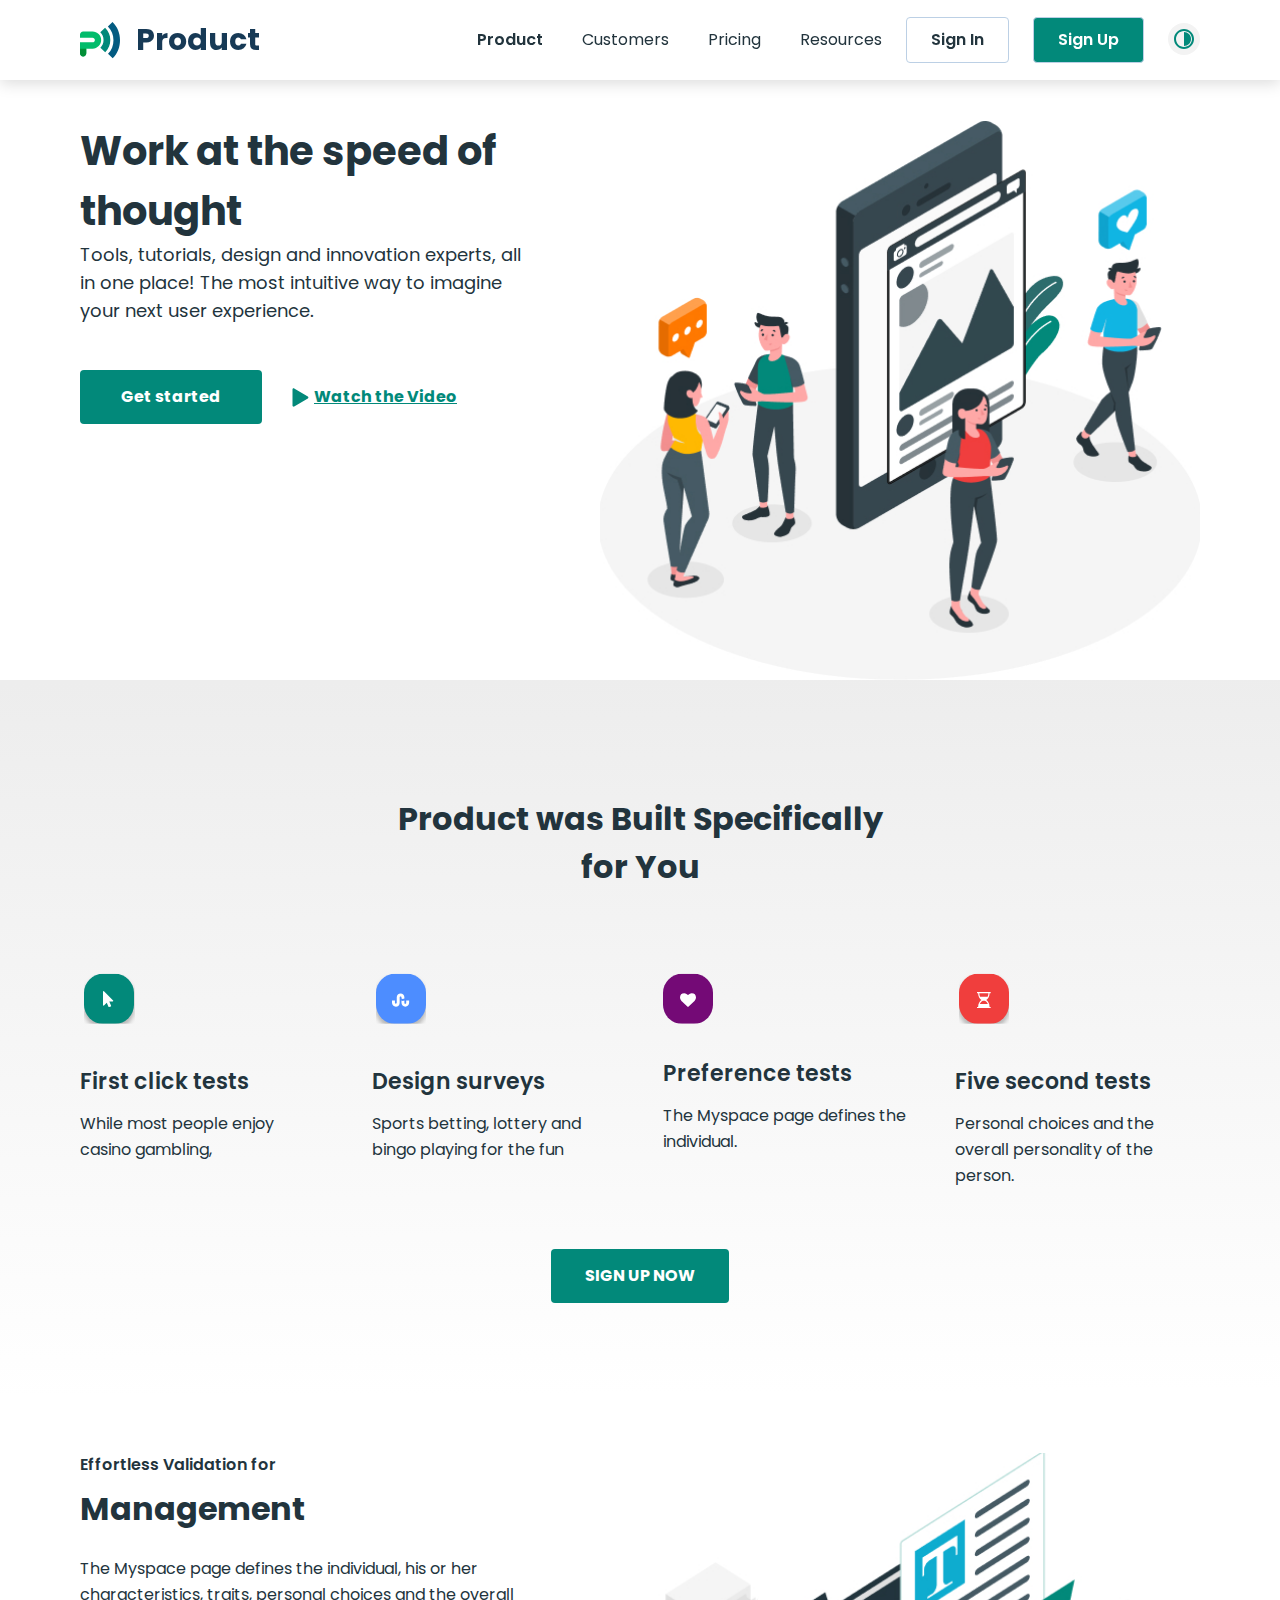
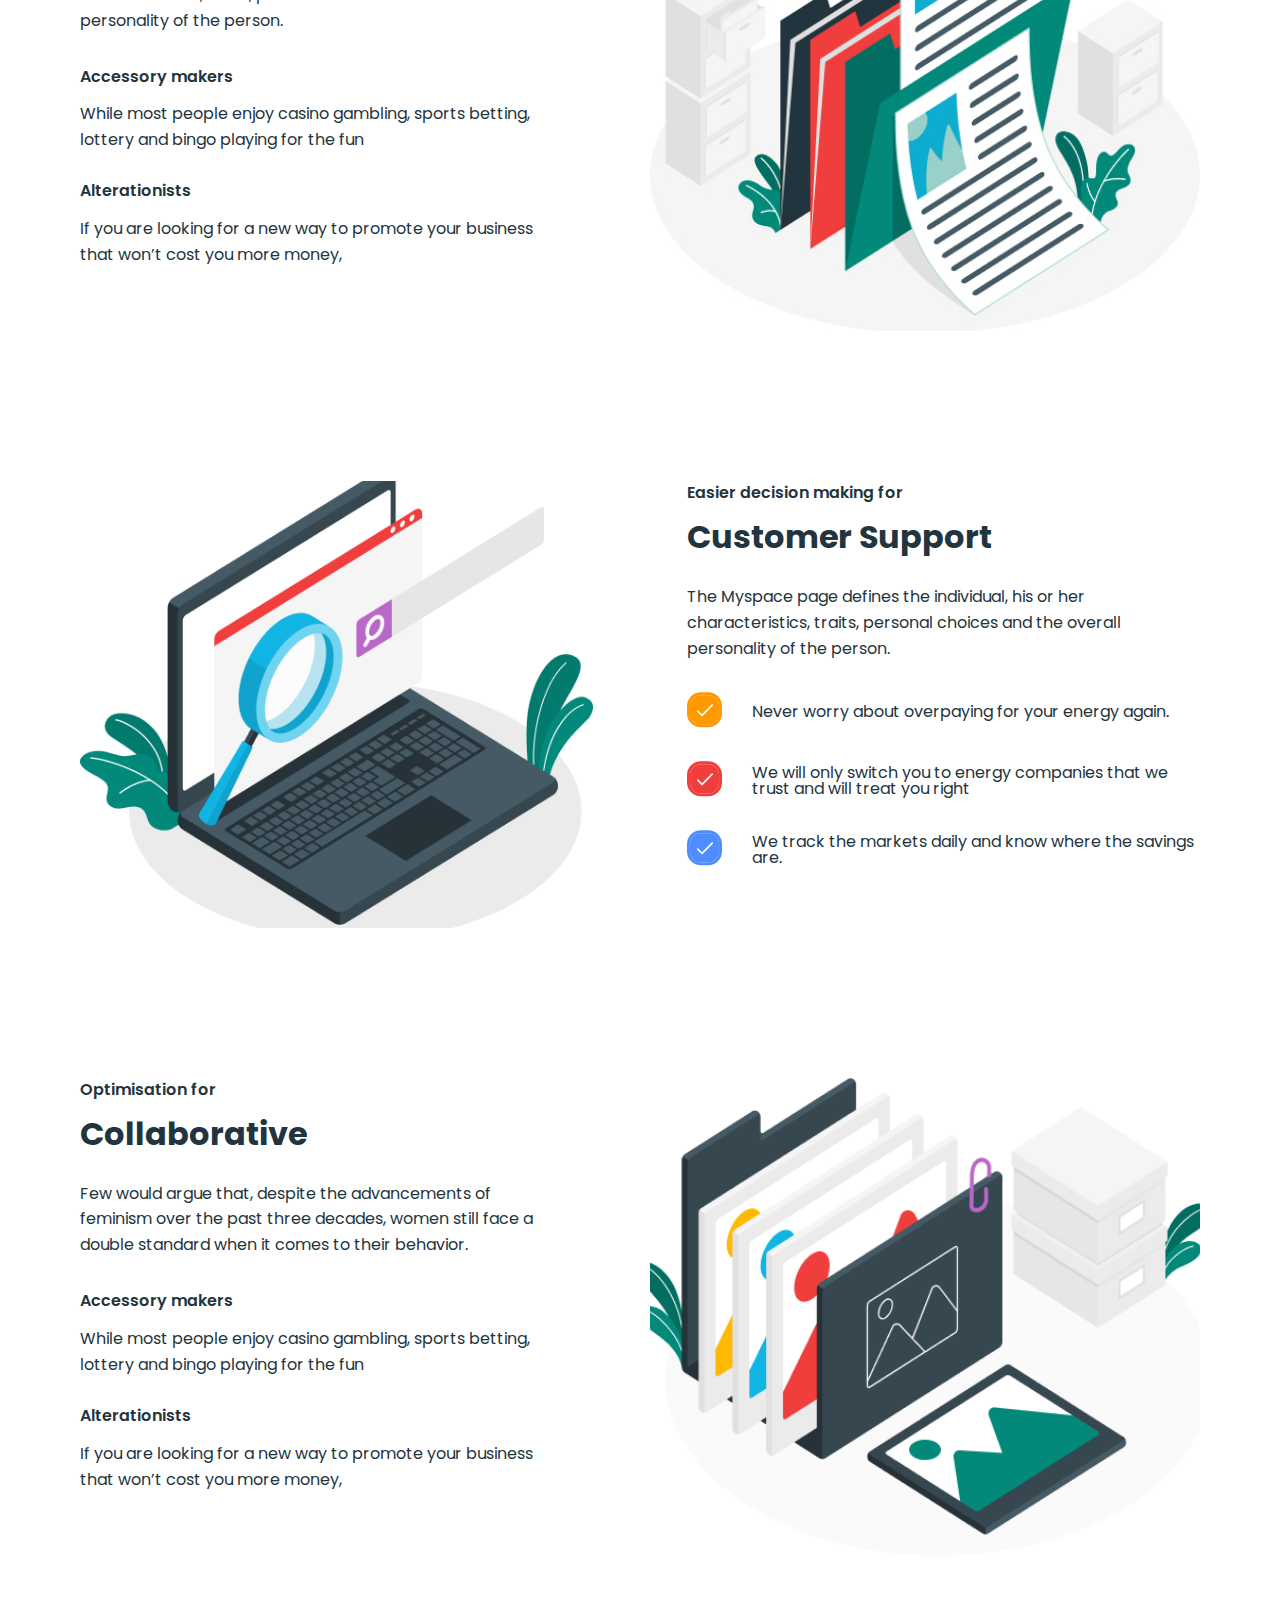
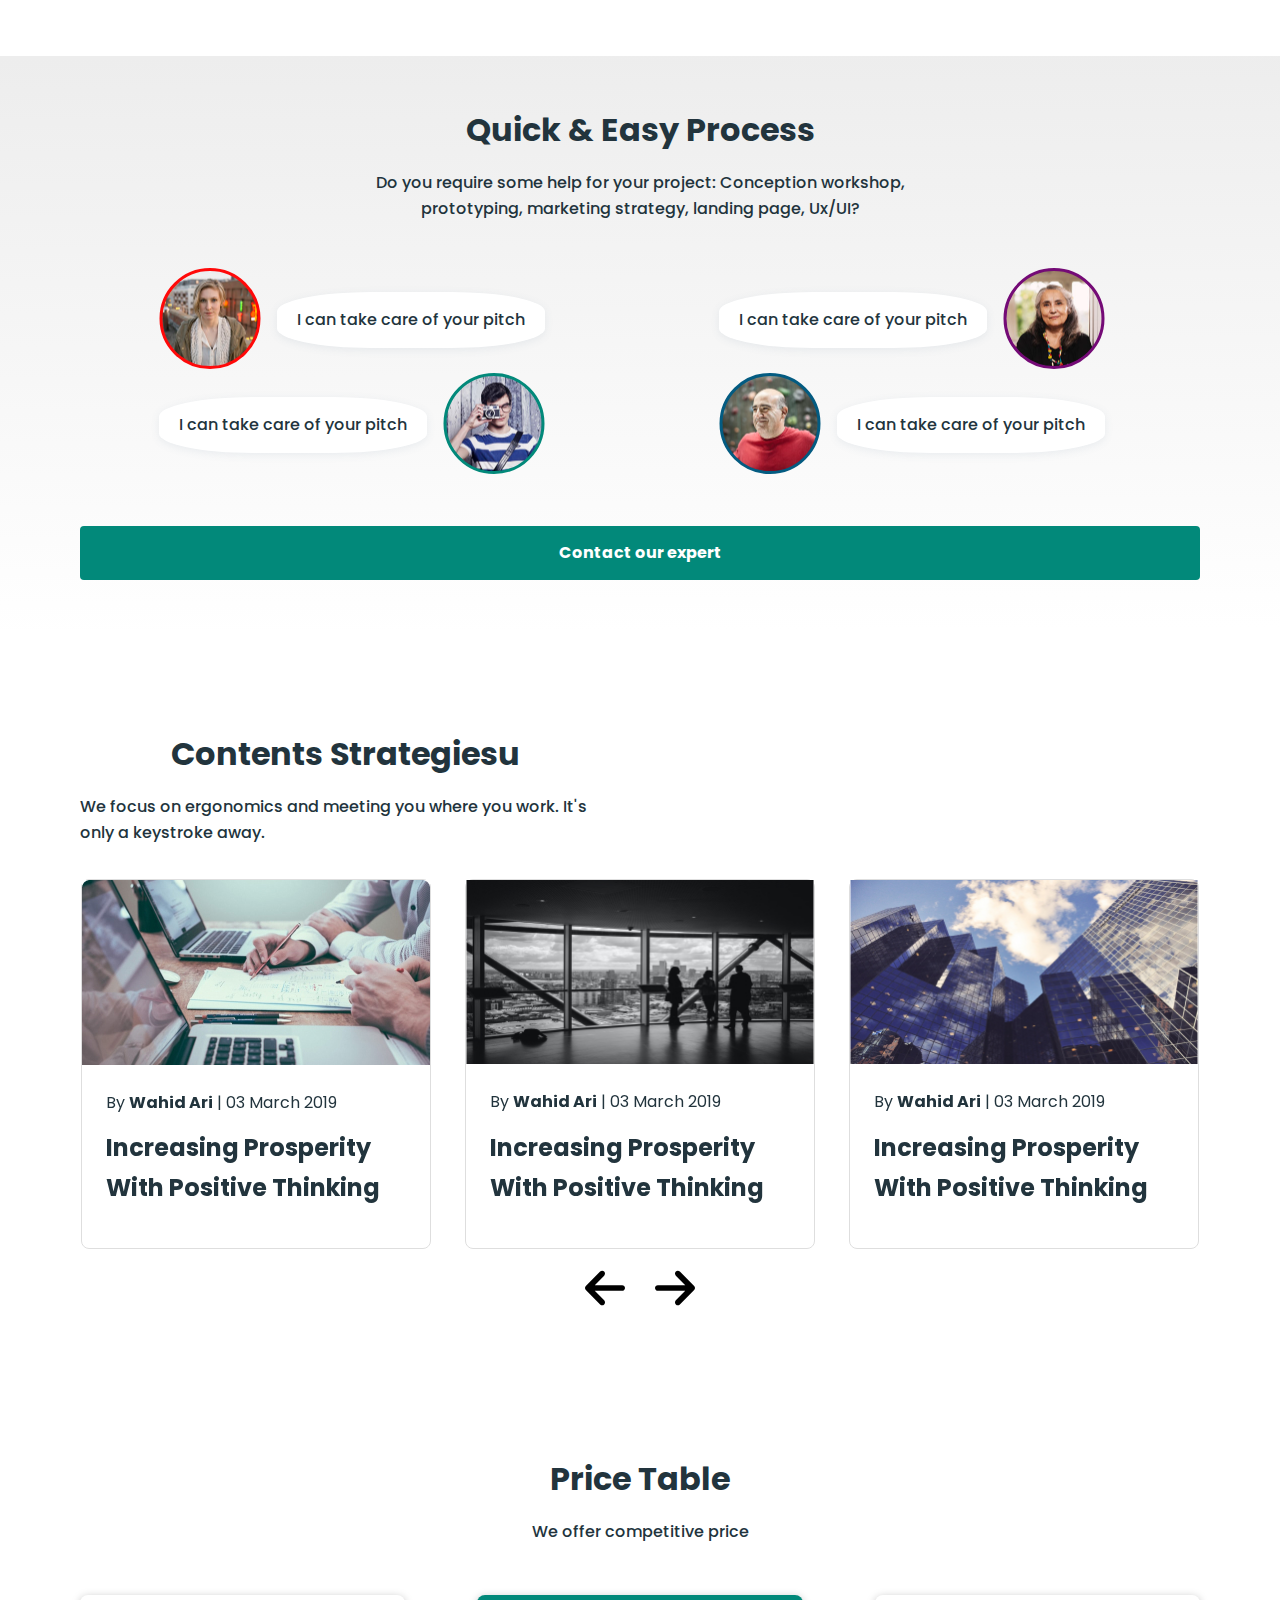
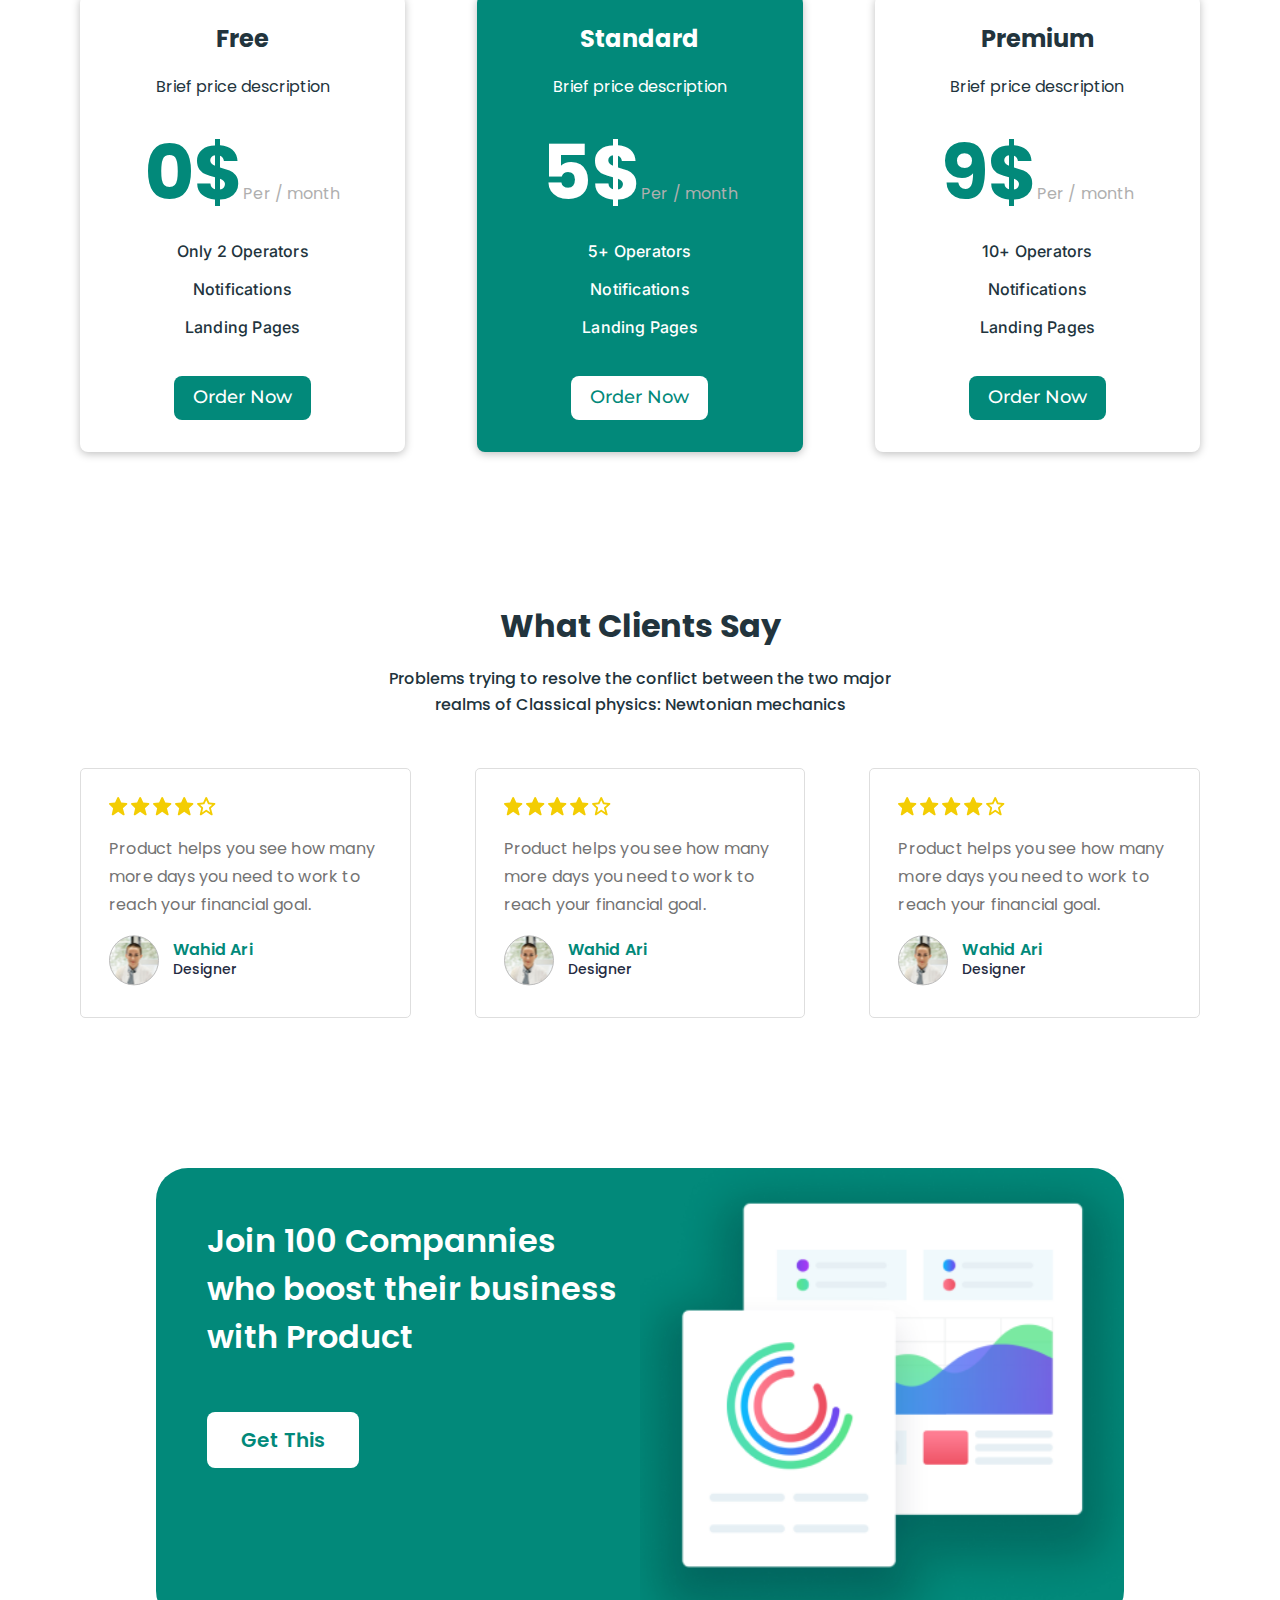
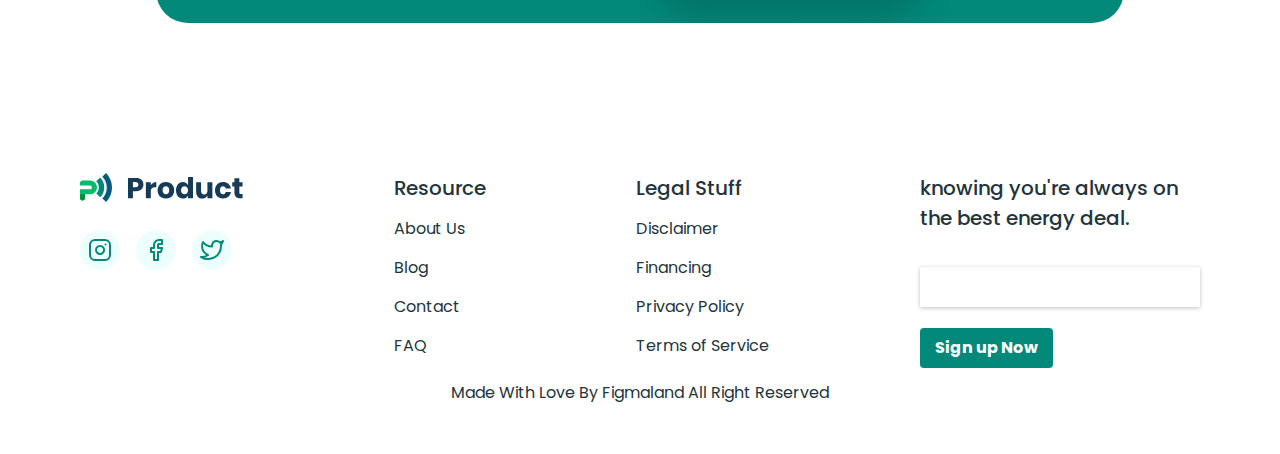
<file: index.html>
<!DOCTYPE html>
<html lang="en">

<head>
	<meta charset="UTF-8">
	<meta http-equiv="X-UA-Compatible" content="IE=edge">
	<meta name="viewport" content="width=device-width, initial-scale=1.0">
	<link rel="preconnect" href="https://fonts.googleapis.com">
	<link rel="preconnect" href="https://fonts.gstatic.com" crossorigin>
	<link
		href="https://fonts.googleapis.com/css2?family=Inter:wght@500;700&family=Montserrat:wght@600&family=Poppins:wght@400;500;600;700&family=Roboto:wght@400;500;900&display=swap"
		rel="stylesheet">
	<link rel="stylesheet" href="./css/reset.css">
	<link rel="stylesheet" href="./css/main.css">
	<link rel="stylesheet" href="https://cdnjs.cloudflare.com/ajax/libs/OwlCarousel2/2.3.4/assets/owl.carousel.min.css"
		integrity="sha512-tS3S5qG0BlhnQROyJXvNjeEM4UpMXHrQfTGmbQ1gKmelCxlSEBUaxhRBj/EFTzpbP4RVSrpEikbmdJobCvhE3g=="
		crossorigin="anonymous" referrerpolicy="no-referrer" />
	<link rel="stylesheet" href="https://cdnjs.cloudflare.com/ajax/libs/OwlCarousel2/2.3.4/assets/owl.theme.default.css"
		integrity="sha512-OTcub78R3msOCtY3Tc6FzeDJ8N9qvQn1Ph49ou13xgA9VsH9+LRxoFU6EqLhW4+PKRfU+/HReXmSZXHEkpYoOA=="
		crossorigin="anonymous" referrerpolicy="no-referrer" />>
	<title>MyProduct</title>
</head>

<body>
	<div class="wrapper">
		<header class="header">
			<div class='header__container'>
				<div class="header__body">
					<div class="header__logo">
						<img src="./img/header/logo.svg" alt="logo">
						<span>Product</span>
					</div>
					<div class="header__burger">
						<span>
						</span>
					</div>
					<div class="header__items">
						<nav class="header__menu">
							<ul class="header__list">
								<li class="header__item">
									<a href="index.html" class="header__link active-page ">Product</a>
								</li>
								<li class="header__item">
									<a href="customers.html" class="header__link">Customers</a>
								</li>
								<li class="header__item">
									<a href="pricing.html" class="header__link">Pricing</a>
								</li>
								<li class="header__item">
									<a href="resources.html" class="header__link">Resources</a>
								</li>

							</ul>
						</nav>
						<div class="header__buttons">
							<a href="#" class="header__button">Sign In</a>
							<a href="#" class="header__button header__button--green">Sign Up</a>
							<a href="#" class="header__switch">
								<img src="./img/header/switch.svg" alt="switch">
							</a>
						</div>
					</div>
				</div>
			</div>
		</header>
		<main class="main">
			<section class="main__work main-work">
				<div class='main-work__container'>
					<div class="main-work__body body-work-block">
						<div class="body-work-block__content content-word-block">
							<h2 class="content-word-block__title">Work at the speed
								of thought</h2>
							<div class="content-word-block__subtitle">Tools, tutorials, design and innovation experts, all in
								one place! The most intuitive way to imagine your next user experience.</div>
							<div class="content-word-block__buttons">
								<a href="#" class="content-word-block__button">Get started</a>
								<a href="#" class="content-word-block__button content-word-block__button--play">
									<img src="./img/workandspeed/play.svg" alt="">
									Watch the Video</a>
							</div>
						</div>
						<div class="body-work-block__image">
							<img src="./img/workandspeed/amico.jpg" alt="amico">
						</div>
					</div>
				</div>
			</section>
			<section class="main__product product-block">
				<div class='product-block__container'>
					<div class="title">
						<h2 class="title__title">Product was Built Specifically
							for You</h2>
						<div class="title__subtitle"></div>
					</div>
					<div class="product-block__body">
						<div class="product-block__row">
							<div class="product-block__column column-product-block">
								<div class="column-product-block__icon">
									<img src="./img/product/icon-01.svg" alt="icon">
								</div>
								<h3 class="column-product-block__title">First click tests</h3>
								<div class="column-product-block__text">While most people enjoy casino gambling,</div>
							</div>
							<div class="product-block__column column-product-block">
								<div class="column-product-block__icon">
									<img src="./img/product/icon-02.svg" alt="icon">
								</div>
								<h3 class="column-product-block__title">Design surveys</h3>
								<div class="column-product-block__text">Sports betting, lottery and bingo playing for the fun
								</div>
							</div>
							<div class="product-block__column column-product-block">
								<div class="column-product-block__icon">
									<img src="./img/product/icon-03.svg" alt="icon">
								</div>
								<h3 class="column-product-block__title">Preference tests</h3>
								<div class="column-product-block__text">The Myspace page defines the individual.</div>
							</div>
							<div class="product-block__column column-product-block">
								<div class="column-product-block__icon">
									<img src="./img/product/icon-04.svg" alt="icon">
								</div>
								<h3 class="column-product-block__title">Five second tests</h3>
								<div class="column-product-block__text">Personal choices and the overall personality of the
									person. </div>
							</div>
						</div>
						<div class="product-block__btn">
							<a href="#" class="product-block__button">SIGN UP NOW</a>
						</div>
					</div>
				</div>
			</section>
			<section class="main__management management-block">
				<div class='management-block__container'>
					<div class="management-block__body">
						<div class="management-block__content content-management-block">
							<div class="content-management-block__text">Effortless Validation for</div>
							<h3 class="content-management-block__title">Management</h3>
							<div class="content-management-block__subtitle">The Myspace page defines the individual, his or
								her
								characteristics, traits, personal choices and the overall personality of the person. </div>
							<div class="content-management-block__info info-content-block">
								<div class="info-content-block__title">Accessory makers</div>
								<div class="info-content-block__text">While most people enjoy casino gambling, sports
									betting,
									lottery and bingo playing for the fun</div>
							</div>
							<div class="content-management-block__info info-content-block">
								<div class="info-content-block__title">Alterationists</div>
								<div class="info-content-block__text">If you are looking for a new way to promote your
									business
									that won’t cost you more money, </div>
							</div>
						</div>
						<div class="management-block__img">
							<div class="management-block__image">
								<img src="./img/management/management.jpg" alt="management-block">
							</div>
						</div>
					</div>
				</div>
			</section>
			<section class="main__customer customer-block">
				<div class='customer-block__container'>
					<div class="customer-block__body">
						<div class="customer-block__img">
							<div class="customer-block__image">
								<img src="./img/customer/customer.png" alt="customer-block">
							</div>
						</div>
						<div class="customer-block__content content-customer-block">
							<div class="content-customer-block__info info-customer-block">
								<div class="info-customer-block__text">Easier decision making for</div>
								<h3 class="info-customer-block__title">Customer Support</h3>
								<div class="info-customer-block__subtitle">The Myspace page defines the individual, his or her
									characteristics, traits, personal choices and the overall personality of the person. </div>
							</div>
							<div class="content-customer-block__quotes">
								<div class="quotes-customer-block__quote">
									<div class="quote-customer-block__icon">
										<img src="./img/customer/icon-01.svg" alt="quote-customer-block">
									</div>
									<div class="quote-customer-block__text">
										Never worry about overpaying for your energy again.
									</div>
								</div>
								<div class="quotes-customer-block__quote">
									<div class="quote-customer-block__icon">
										<img src="./img/customer/icon-02.svg" alt="quote-customer-block">
									</div>
									<div class="quote-customer-block__text">
										We will only switch you to energy companies that we trust and will treat you right
									</div>
								</div>
								<div class="quotes-customer-block__quote">
									<div class="quote-customer-block__icon">
										<img src="./img/customer/icon-03.svg" alt="quote-customer-block">
									</div>
									<div class="quote-customer-block__text">
										We track the markets daily and know where the savings are.
									</div>
								</div>
							</div>
						</div>
					</div>
				</div>
			</section>
			<section class="main__collaborative collaborative-block">
				<div class='collaborative-block__container'>
					<div class="collaborative-block__body">
						<div class="collaborative-block__content content-collaborative-block">
							<div class="content-collaborative-block__text">Optimisation for</div>
							<h3 class="content-collaborative-block__title">Collaborative</h3>
							<div class="content-collaborative-block__subtitle">Few would argue that, despite the advancements
								of feminism over the past three decades, women still face a double standard when it comes to
								their behavior. </div>
							<div class="content-collaborative-block__info info-content-block">
								<div class="info-content-block__title">Accessory makers</div>
								<div class="info-content-block__text">While most people enjoy casino gambling, sports
									betting,
									lottery and bingo playing for the fun</div>
							</div>
							<div class="content-collaborative-block__info info-content-block">
								<div class="info-content-block__title">Alterationists</div>
								<div class="info-content-block__text">If you are looking for a new way to promote your
									business
									that won’t cost you more money, </div>
							</div>
						</div>
						<div class="collaborative-block__img">
							<div class="collaborative-block__image">
								<img src="./img/collaboration/collaboration.png" alt="collaborative-block">
							</div>
						</div>
					</div>
				</div>
			</section>
			<section class="main__process process-block">
				<div class='process-block__container'>
					<div class="title title-process">
						<h2 class="title__title">Quick & Easy Process</h2>
						<div class="title__subtitle">Do you require some help for your project: Conception workshop,
							prototyping, marketing strategy, landing page, Ux/UI?</div>
					</div>
					<div class="process-block__body">
						<div class="process-block__informants">
							<div class="process-block__informant informant-process-block">
								<div class="informant-process-block__icon">
									<img src="./img/process/avatar-01.svg" alt="avatar-01">
								</div>
								<div class="informant-process-block__text">I can take care of your pitch</div>
							</div>
							<div class="process-block__informant informant-process-block">
								<div class="informant-process-block__text">I can take care of your pitch</div>
								<div class="informant-process-block__icon">
									<img src="./img/process/avatar-02.svg" alt="avatar-02">
								</div>
							</div>
							<div class="process-block__informant informant-process-block">
								<div class="informant-process-block__text">I can take care of your pitch</div>
								<div class="informant-process-block__icon">
									<img src="./img/process/avatar-03.svg" alt="avatar-03">
								</div>
							</div>
							<div class="process-block__informant informant-process-block">
								<div class="informant-process-block__icon">
									<img src="./img/process/avatar-04.svg" alt="avatar-04">
								</div>
								<div class="informant-process-block__text">I can take care of your pitch</div>
							</div>
						</div>
						<div class="process-block__button">
							<a href="#" class="process-block__btn">Contact our expert</a>
						</div>
					</div>
				</div>
			</section>
			<section class="main__contents contents-block">
				<div class='contents-block__container'>
					<div class="title contents-block__title">
						<h2 class="title__title ">Contents Strategiesu</h2>
						<div class="title__subtitle">We focus on ergonomics and meeting you where you work. It's only a
							keystroke away. </div>
					</div>
					<div class="contents-block__body body-contents-block">
						<div class="body-contents-block__slider">
							<div class="body-contents-block__owl-carousel owl-carousel">
								<div class="body-contents-block__item item-contents-block">
									<div class="item-contents-block__image">
										<img src="./img/contents/contents-01.jpg" alt="contents-block">
									</div>
									<div class="item-contents-block__info">
										By <span>Wahid Ari</span> | 03 March 2019
									</div>
									<div class="item-contents-block__text">Increasing Prosperity With Positive Thinking</div>
								</div>
								<div class="body-contents-block__item item-contents-block">
									<div class="item-contents-block__image">
										<img src="./img/contents/contents-02.jpg" alt="contents-block">
									</div>
									<div class="item-contents-block__info">
										By <span>Wahid Ari</span> | 03 March 2019
									</div>
									<div class="item-contents-block__text">Increasing Prosperity With Positive Thinking</div>
								</div>
								<div class="body-contents-block__item item-contents-block">
									<div class="item-contents-block__image">
										<img src="./img/contents/contents-03.jpg" alt="contents-block">
									</div>
									<div class="item-contents-block__info">
										By <span>Wahid Ari</span> | 03 March 2019
									</div>
									<div class="item-contents-block__text">Increasing Prosperity With Positive Thinking</div>
								</div>
								<div class="body-contents-block__item item-contents-block">
									<div class="item-contents-block__image">
										<img src="./img/contents/contents-02.jpg" alt="contents-block">
									</div>
									<div class="item-contents-block__info">
										By <span>Wahid Ari</span> | 03 March 2019
									</div>
									<div class="item-contents-block__text">Increasing Prosperity With Positive Thinking</div>
								</div>
								<div class="body-contents-block__item item-contents-block">
									<div class="item-contents-block__image">
										<img src="./img/contents/contents-03.jpg" alt="contents-block">
									</div>
									<div class="item-contents-block__info">
										By <span>Wahid Ari</span> | 03 March 2019
									</div>
									<div class="item-contents-block__text">Increasing Prosperity With Positive Thinking</div>
								</div>
							</div>
							<div class="body-contents-block__buttons">
								<button class="body-contents-block__arrow slider__btn--prev">
									<img src="./img/contents/arrow-left-solid.svg" alt="arrow">
								</button>
								<button class="body-contents-block__arrow slider__btn--next">
									<img src="./img/contents/arrow-right-solid.svg" alt="arrow">
								</button>
							</div>
						</div>
					</div>
				</div>
			</section>
			<section class="main__price price-block">
				<div class='price-block__container'>
					<div class="title price-block__title">
						<h2 class="title__title ">Price Table</h2>
						<div class="title__subtitle">We offer competitive price </div>
					</div>
					<div class="price-block__body">
						<div class="price-block__row">
							<div class="price-block__column">
								<div class="price-block__item item-price-block">
									<div class="item-price-block__name">Free</div>
									<div class="item-price-block__subtitle">Brief price description</div>
									<div class="item-price-block__price">
										0$<span>Per / month</span>
									</div>
									<ul class="item-price-block__info info-item-block">
										<li class="info-item-block__item">Only 2 Operators</li>
										<li class="info-item-block__item">Notifications</li>
										<li class="info-item-block__item">Landing Pages</li>
									</ul>
									<a href="#" class="item-price-block__button">Order Now</a>
								</div>
							</div>
							<div class="price-block__column">
								<div class="price-block__item item-price-block item-price-block--green">
									<div class="item-price-block__name">Standard</div>
									<div class="item-price-block__subtitle">Brief price description</div>
									<div class="item-price-block__price item-price-block__price--green">
										5$<span>Per / month</span>
									</div>
									<ul class="item-price-block__info info-item-block">
										<li class="info-item-block__item">5+ Operators</li>
										<li class="info-item-block__item">Notifications</li>
										<li class="info-item-block__item">Landing Pages</li>
									</ul>
									<a href="#" class="item-price-block__button item-price-block__button--green">Order Now</a>
								</div>
							</div>
							<div class="price-block__column">
								<div class="price-block__item item-price-block">
									<div class="item-price-block__name">Premium</div>
									<div class="item-price-block__subtitle">Brief price description</div>
									<div class="item-price-block__price">
										9$<span>Per / month</span>
									</div>
									<ul class="item-price-block__info info-item-block">
										<li class="info-item-block__item">10+ Operators</li>
										<li class="info-item-block__item">Notifications</li>
										<li class="info-item-block__item">Landing Pages</li>
									</ul>
									<a href="#" class="item-price-block__button">Order Now</a>
								</div>
							</div>
						</div>
					</div>
				</div>
			</section>
			<section class="main__reviews reviews-block">
				<div class='reviews-block__container'>
					<div class="title reviews-block__title">
						<h2 class="title__title ">What Clients Say</h2>
						<div class="title__subtitle">Problems trying to resolve the conflict between
							the two major realms of Classical physics: Newtonian mechanics </div>
					</div>
					<div class="reviews-block__body">
						<div class="reviews-block__row">
							<div class="reviews-block__column">
								<div class="reviews-block__item item-reviews-block">
									<div class="item-reviews-block__rate">
										<img src="./img/reviews/rate.svg" alt="rate">
									</div>
									<div class="item-reviews-block__text">Product helps you see how many
										more days you need to work to
										reach your financial goal.</div>
									<div class="item-reviews-block__person person-reviews-block">
										<div class="person-reviews-block__icon">
											<img src="./img/reviews/icon-01.svg" alt="avatar">
										</div>
										<div class="person-reviews-block__info">
											<div class="person-reviews-block__name">Wahid Ari</div>
											<div class="person-reviews-block__position">Designer</div>
										</div>
									</div>
								</div>
							</div>
							<div class="reviews-block__column">
								<div class="reviews-block__item item-reviews-block">
									<div class="item-reviews-block__rate">
										<img src="./img/reviews/rate.svg" alt="rate">
									</div>
									<div class="item-reviews-block__text">Product helps you see how many
										more days you need to work to
										reach your financial goal.</div>
									<div class="item-reviews-block__person person-reviews-block">
										<div class="person-reviews-block__icon">
											<img src="./img/reviews/icon-01.svg" alt="avatar">
										</div>
										<div class="person-reviews-block__info">
											<div class="person-reviews-block__name">Wahid Ari</div>
											<div class="person-reviews-block__position">Designer</div>
										</div>
									</div>
								</div>
							</div>
							<div class="reviews-block__column">
								<div class="reviews-block__item item-reviews-block">
									<div class="item-reviews-block__rate">
										<img src="./img/reviews/rate.svg" alt="rate">
									</div>
									<div class="item-reviews-block__text">Product helps you see how many
										more days you need to work to
										reach your financial goal.</div>
									<div class="item-reviews-block__person person-reviews-block">
										<div class="person-reviews-block__icon">
											<img src="./img/reviews/icon-01.svg" alt="avatar">
										</div>
										<div class="person-reviews-block__info">
											<div class="person-reviews-block__name">Wahid Ari</div>
											<div class="person-reviews-block__position">Designer</div>
										</div>
									</div>
								</div>
							</div>
						</div>
					</div>
				</div>
			</section>
			<section class="main__plate plate-block">
				<div class='plate-block__container'>
					<div class="plate-block__body">
						<div class="plate-block__content">
							<div class="plate-block__text">Join 100 Compannies who boost their business with Product</div>
							<a href="#" class="plate-block__button">Get This</a>
						</div>
						<div class="plate-block__img">
							<div class="plate-block__image">
								<img src="./img/plate/screen.png" alt="plate-block">
							</div>
						</div>
					</div>
				</div>
			</section>
		</main>
		<footer class="footer">
			<div class="footer__content content-footer">
				<div class='content-footer__container'>
					<div class="content-footer__body">
						<div class="content-footer__row">
							<div class="content-footer__column">
								<div class="content-footer__item item-content-footer">
									<div class="item-content-footer__logo">
										<img src="./img/footer/footer-logo.svg" alt="footer-logo">
									</div>
									<div class="item-content-footer__icons">
										<div class="item-content-footer__icon">
											<img src="./img/footer/inst-footer.svg" alt="footer">
										</div>
										<div class="item-content-footer__icon">
											<img src="./img/footer/facebook-footer.svg" alt="footer">
										</div>
										<div class="item-content-footer__icon">
											<img src="./img/footer/twitter-footer.svg" alt="footer">
										</div>
									</div>
								</div>
							</div>
							<div class="content-footer__column">
								<div class="content-footer__item item-content-footer">
									<div class="item-content-footer__title">Resource</div>
									<ul class="item-content-footer__list">
										<li class="item-content-footer__link">About Us</li>
										<li class="item-content-footer__link">Blog</li>
										<li class="item-content-footer__link">Contact</li>
										<li class="item-content-footer__link">FAQ</li>
									</ul>
								</div>
							</div>
							<div class="content-footer__column">
								<div class="content-footer__item item-content-footer">
									<div class="item-content-footer__title">Legal Stuff</div>
									<ul class="item-content-footer__list">
										<li class="item-content-footer__link">Disclaimer</li>
										<li class="item-content-footer__link">Financing</li>
										<li class="item-content-footer__link">Privacy Policy</li>
										<li class="item-content-footer__link">Terms of Service</li>
									</ul>
								</div>
							</div>
							<div class="content-footer__column content-footer__column--form">
								<div class="content-footer__item item-content-footer">
									<div class="item-content-footer__text">knowing you're always on the best energy deal. </div>
									<form action="#" class="item-content-footer__form">
										<input type="text" class="item-content-footer__input">
										<button class="item-content-footer__button">Sign up Now</button>
									</form>
								</div>
							</div>
						</div>
					</div>
					<div class="footer__copy">Made With Love By Figmaland All Right Reserved
					</div>
				</div>
			</div>
		</footer>
	</div>
	<script src="https://ajax.googleapis.com/ajax/libs/jquery/3.5.1/jquery.min.js"></script>
	<script src="https://cdnjs.cloudflare.com/ajax/libs/OwlCarousel2/2.3.4/owl.carousel.min.js"
		integrity="sha512-bPs7Ae6pVvhOSiIcyUClR7/q2OAsRiovw4vAkX+zJbw3ShAeeqezq50RIIcIURq7Oa20rW2n2q+fyXBNcU9lrw=="
		crossorigin="anonymous" referrerpolicy="no-referrer"></script>
	<script src="./js/main.js"></script>
</body>

</html>
</file>
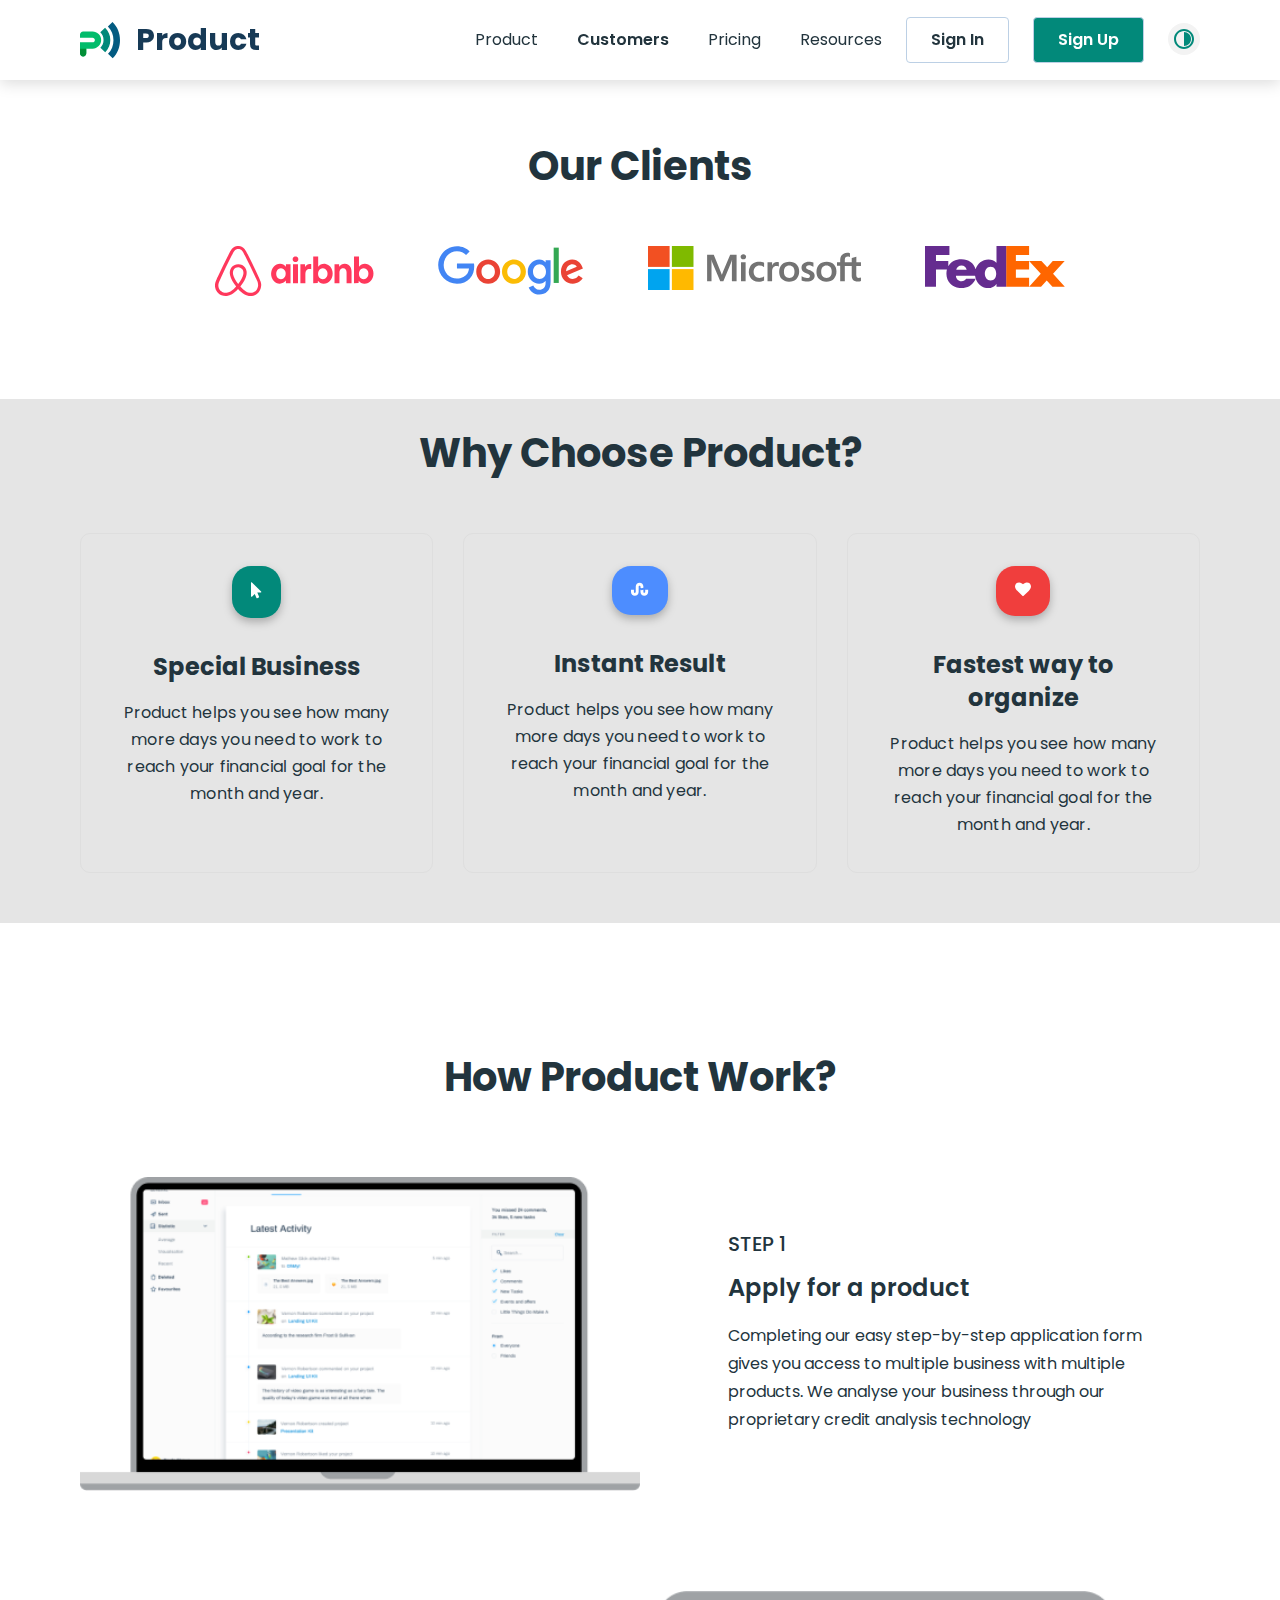
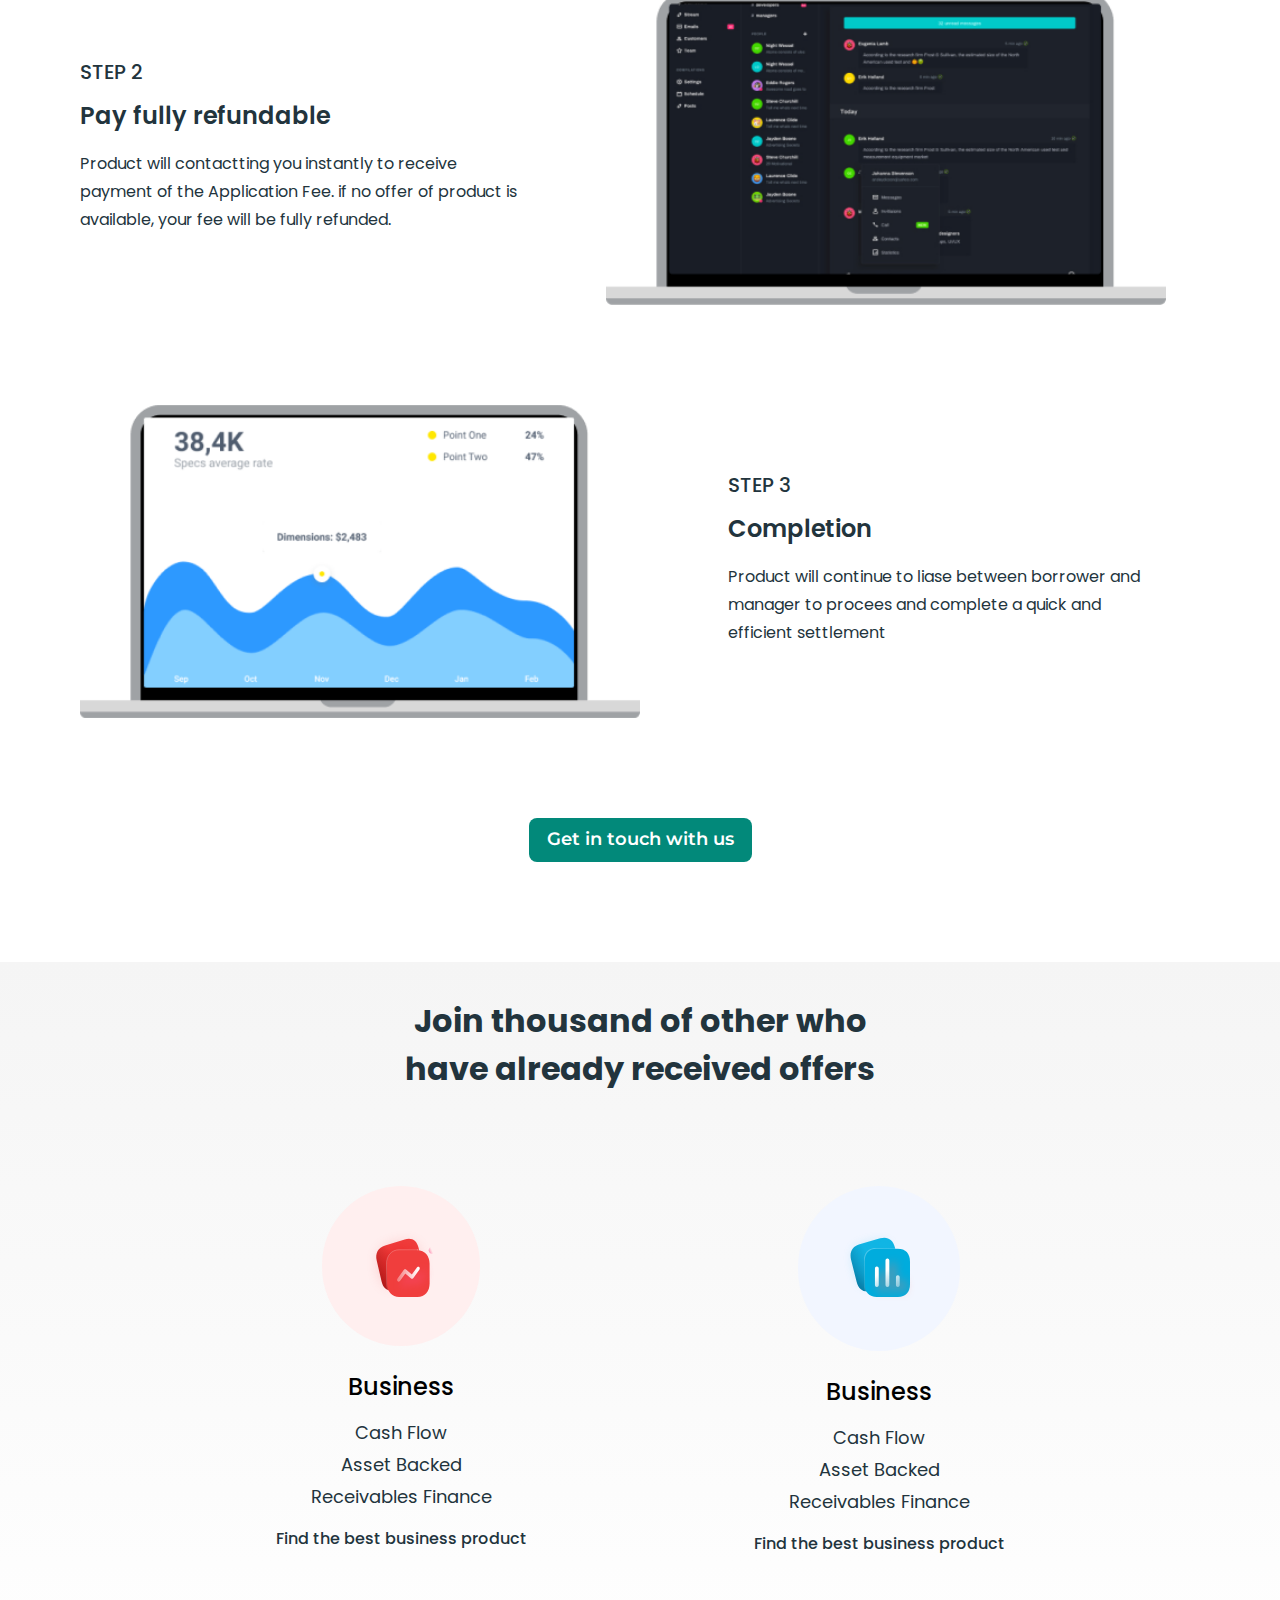
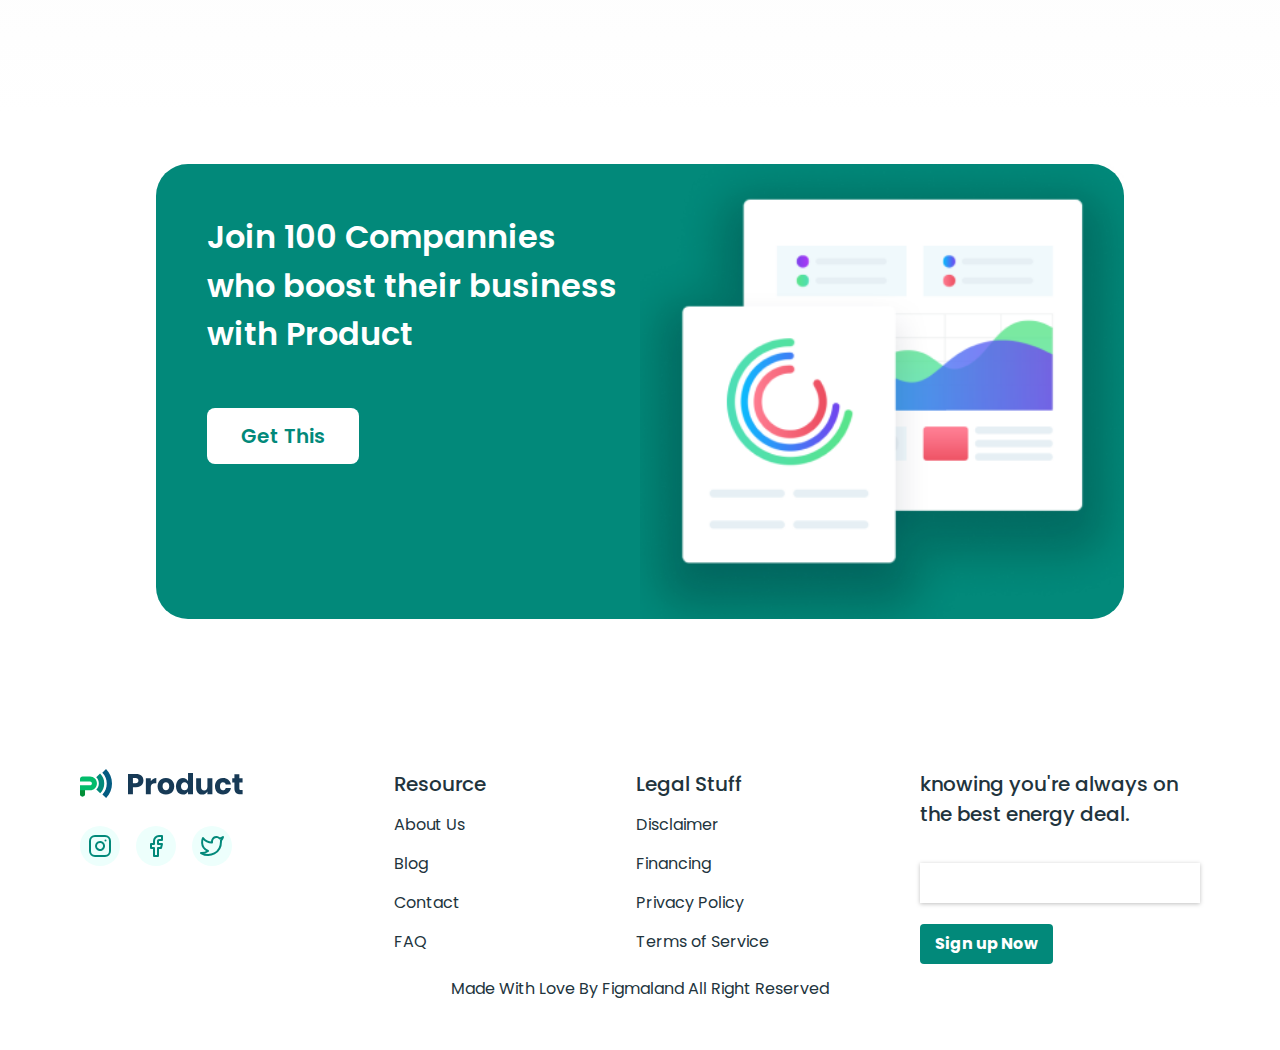
<file: customers.html>
<!DOCTYPE html>
<html lang="en">

<head>
	<meta charset="UTF-8">
	<meta http-equiv="X-UA-Compatible" content="IE=edge">
	<meta name="viewport" content="width=device-width, initial-scale=1.0">
	<link rel="preconnect" href="https://fonts.googleapis.com">
	<link rel="preconnect" href="https://fonts.gstatic.com" crossorigin>
	<link
		href="https://fonts.googleapis.com/css2?family=Inter:wght@500;700&family=Montserrat:wght@600&family=Poppins:wght@400;500;600;700&family=Roboto:wght@400;500;900&display=swap"
		rel="stylesheet">
	<link rel="stylesheet" href="./css/reset.css">
	<link rel="stylesheet" href="./css/main.css">
	<link rel="stylesheet" href="./css/customers.css">
	<link rel="stylesheet" href="https://cdnjs.cloudflare.com/ajax/libs/OwlCarousel2/2.3.4/assets/owl.carousel.min.css"
		integrity="sha512-tS3S5qG0BlhnQROyJXvNjeEM4UpMXHrQfTGmbQ1gKmelCxlSEBUaxhRBj/EFTzpbP4RVSrpEikbmdJobCvhE3g=="
		crossorigin="anonymous" referrerpolicy="no-referrer" />
	<link rel="stylesheet" href="https://cdnjs.cloudflare.com/ajax/libs/OwlCarousel2/2.3.4/assets/owl.theme.default.css"
		integrity="sha512-OTcub78R3msOCtY3Tc6FzeDJ8N9qvQn1Ph49ou13xgA9VsH9+LRxoFU6EqLhW4+PKRfU+/HReXmSZXHEkpYoOA=="
		crossorigin="anonymous" referrerpolicy="no-referrer" />>
	<title>MyProduct</title>
</head>

<body>
	<div class="wrapper">
		<header class="header">
			<div class='header__container'>
				<div class="header__body">
					<div class="header__logo">
						<img src="./img/header/logo.svg" alt="logo">
						<span>Product</span>
					</div>
					<div class="header__burger">
						<span>
						</span>
					</div>
					<div class="header__items">
						<nav class="header__menu">
							<ul class="header__list">
								<li class="header__item">
									<a href="index.html" class="header__link">Product</a>
								</li>
								<li class="header__item">
									<a href="customers.html" class="header__link active-page">Customers</a>
								</li>
								<li class="header__item">
									<a href="pricing.html" class="header__link ">Pricing</a>
								</li>
								<li class="header__item">
									<a href="resources.html" class="header__link">Resources</a>
								</li>

							</ul>
						</nav>
						<div class="header__buttons">
							<a href="#" class="header__button">Sign In</a>
							<a href="#" class="header__button header__button--green">Sign Up</a>
							<a href="#" class="header__switch">
								<img src="./img/header/switch.svg" alt="switch">
							</a>
						</div>
					</div>
				</div>
			</div>
		</header>
		<main class="main">
			<section class="main__clients clients-block">
				<div class='clients-block__container'>
					<div class="clients-block__body">
						<div class="clients-block__title">Our Clients</div>
						<div class="clients-block__row">
							<div class="clients-block__item">
								<div class="clients-block__icon">
									<img src="./img/CUSTOMERS/airbnb.svg" alt="clients-block">
								</div>
							</div>
							<div class="clients-block__item">
								<div class="clients-block__icon">
									<img src="./img/CUSTOMERS/google.svg" alt="clients-block">
								</div>
							</div>
							<div class="clients-block__item">
								<div class="clients-block__icon">
									<img src="./img/CUSTOMERS/microsoft.svg" alt="clients-block">
								</div>
							</div>
							<div class="clients-block__item">
								<div class="clients-block__icon">
									<img src="./img/CUSTOMERS/fedex.svg" alt="clients-block">
								</div>
							</div>
						</div>
					</div>
				</div>
			</section>
			<section class="main__why why-block">
				<div class='why-block__container'>
					<div class="why-block__body">
						<h2 class="why-block__title">Why Choose Product?</h2>
						<div class="why-block__row">
							<div class="why-block__column">
								<div class="why-block__item item-why-block">
									<div class="item-why-block__icon">
										<img src="./img/CUSTOMERS/why/icon-01.svg" alt="item-why-block">
									</div>
									<div class="item-why-block__title">Special Business</div>
									<div class="item-why-block__text">Product helps you see how many
										more days you need to work
										to reach your financial goal
										for the month and year.</div>
								</div>
							</div>
							<div class="why-block__column">
								<div class="why-block__item item-why-block">
									<div class="item-why-block__icon item-why-block__icon--blue">
										<img src="./img/CUSTOMERS/why/icon-02.svg" alt="item-why-block">
									</div>
									<div class="item-why-block__title">Instant Result</div>
									<div class="item-why-block__text">Product helps you see how many
										more days you need to work
										to reach your financial goal
										for the month and year.</div>
								</div>
							</div>
							<div class="why-block__column">
								<div class="why-block__item item-why-block">
									<div class="item-why-block__icon item-why-block__icon-red">
										<img src="./img/CUSTOMERS/why/icon-03.svg" alt="item-why-block">
									</div>
									<div class="item-why-block__title">Fastest way to organize</div>
									<div class="item-why-block__text">Product helps you see how many
										more days you need to work
										to reach your financial goal
										for the month and year.</div>
								</div>
							</div>
						</div>
					</div>
				</div>
			</section>
			<section class="main__how how-block">
				<div class='how-block__container'>
					<div class="how-block__body">
						<h2 class="how-block__title">How Product Work?</h2>
						<div class="how-block__steps">
							<div class="how-block__step">
								<div class="how-block__item item-how-block">
									<div class="item-how-block__img">
										<div class="item-how-block__image">
											<img src="./img/CUSTOMERS/how/mac1.png" alt="mac1">
										</div>
									</div>
									<div class="item-how-block__content">
										<div class="item-how-block__subtitle">STEP 1</div>
										<div class="item-how-block__title">Apply for a product</div>
										<div class="item-how-block__text">Completing our easy step-by-step application form gives
											you access to multiple business with multiple products. We analyse your business
											through our proprietary credit analysis technology </div>
									</div>
								</div>
							</div>
							<div class="how-block__step">
								<div class="how-block__item item-how-block">
									<div class="item-how-block__content">
										<div class="item-how-block__subtitle">STEP 2</div>
										<div class="item-how-block__title">Pay fully refundable</div>
										<div class="item-how-block__text">Product will contactting you instantly to receive
											payment of the Application Fee. if no offer of product is available, your fee will be
											fully refunded. </div>
									</div>
									<div class="item-how-block__img">
										<div class="item-how-block__image">
											<img src="./img/CUSTOMERS/how/mac2.png" alt="mac2">
										</div>
									</div>
								</div>
							</div>
							<div class="how-block__step">
								<div class="how-block__item item-how-block">
									<div class="item-how-block__img">
										<div class="item-how-block__image">
											<img src="./img/CUSTOMERS/how/mac3.png" alt="mac3">
										</div>
									</div>
									<div class="item-how-block__content">
										<div class="item-how-block__subtitle">STEP 3</div>
										<div class="item-how-block__title"> Completion</div>
										<div class="item-how-block__text">Product will continue to liase between borrower and
											manager to procees and complete a quick and efficient settlement </div>
									</div>
								</div>
							</div>
						</div>
						<div class="how-block__btn">
							<a href="#" class="how-block__button">Get in touch with us</a>
						</div>
					</div>
				</div>
			</section>
			<section class="main__offers offers-block">
				<div class='offers-block__container'>
					<div class="offers-block__body">
						<h2 class="offers-block__title">Join thousand of other who have
							already received offers</h2>
						<div class="offers-block__row">
							<div class="offers-block__column">
								<div class="offers-block__item item-offers-block">
									<div class="item-offers-block__image">
										<img src="./img/CUSTOMERS/offers/business.svg" alt="">
									</div>
									<div class="item-offers-block__name">Business</div>
									<ul class="item-offers-block__list">
										<li class="item-offers-block__link">Cash Flow</li>
										<li class="item-offers-block__link">Asset Backed</li>
										<li class="item-offers-block__link">Receivables Finance</li>
									</ul>
									<div class="item-offers-block__text">Find the best business product</div>
								</div>
							</div>
							<div class="offers-block__column">
								<div class="offers-block__item item-offers-block">
									<div class="item-offers-block__image item-offers-block__image--blue">
										<img src="./img/CUSTOMERS/offers/enterprise.svg" alt="">
									</div>
									<div class="item-offers-block__name">Business</div>
									<ul class="item-offers-block__list">
										<li class="item-offers-block__link">Cash Flow</li>
										<li class="item-offers-block__link">Asset Backed</li>
										<li class="item-offers-block__link">Receivables Finance</li>
									</ul>
									<div class="item-offers-block__text">Find the best business product</div>
								</div>
							</div>
						</div>
					</div>
				</div>
			</section>
			<section class="main__plate plate-block">
				<div class='plate-block__container'>
					<div class="plate-block__body">
						<div class="plate-block__content">
							<div class="plate-block__text">Join 100 Compannies who boost their business with Product</div>
							<a href="#" class="plate-block__button">Get This</a>
						</div>
						<div class="plate-block__img">
							<div class="plate-block__image">
								<img src="./img/plate/screen.png" alt="plate-block">
							</div>
						</div>
					</div>
				</div>
			</section>
		</main>
		<footer class="footer">
			<div class="footer__content content-footer">
				<div class='content-footer__container'>
					<div class="content-footer__body">
						<div class="content-footer__row">
							<div class="content-footer__column">
								<div class="content-footer__item item-content-footer">
									<div class="item-content-footer__logo">
										<img src="./img/footer/footer-logo.svg" alt="footer-logo">
									</div>
									<div class="item-content-footer__icons">
										<div class="item-content-footer__icon">
											<img src="./img/footer/inst-footer.svg" alt="footer">
										</div>
										<div class="item-content-footer__icon">
											<img src="./img/footer/facebook-footer.svg" alt="footer">
										</div>
										<div class="item-content-footer__icon">
											<img src="./img/footer/twitter-footer.svg" alt="footer">
										</div>
									</div>
								</div>
							</div>
							<div class="content-footer__column">
								<div class="content-footer__item item-content-footer">
									<div class="item-content-footer__title">Resource</div>
									<ul class="item-content-footer__list">
										<li class="item-content-footer__link">About Us</li>
										<li class="item-content-footer__link">Blog</li>
										<li class="item-content-footer__link">Contact</li>
										<li class="item-content-footer__link">FAQ</li>
									</ul>
								</div>
							</div>
							<div class="content-footer__column">
								<div class="content-footer__item item-content-footer">
									<div class="item-content-footer__title">Legal Stuff</div>
									<ul class="item-content-footer__list">
										<li class="item-content-footer__link">Disclaimer</li>
										<li class="item-content-footer__link">Financing</li>
										<li class="item-content-footer__link">Privacy Policy</li>
										<li class="item-content-footer__link">Terms of Service</li>
									</ul>
								</div>
							</div>
							<div class="content-footer__column content-footer__column--form">
								<div class="content-footer__item item-content-footer">
									<div class="item-content-footer__text">knowing you're always on the best energy deal. </div>
									<form action="#" class="item-content-footer__form">
										<input type="text" class="item-content-footer__input">
										<button class="item-content-footer__button">Sign up Now</button>
									</form>
								</div>
							</div>
						</div>
					</div>
					<div class="footer__copy">Made With Love By Figmaland All Right Reserved
					</div>
				</div>
			</div>
		</footer>
	</div>
	<script src="https://ajax.googleapis.com/ajax/libs/jquery/3.5.1/jquery.min.js"></script>
	<script src="https://cdnjs.cloudflare.com/ajax/libs/OwlCarousel2/2.3.4/owl.carousel.min.js"
		integrity="sha512-bPs7Ae6pVvhOSiIcyUClR7/q2OAsRiovw4vAkX+zJbw3ShAeeqezq50RIIcIURq7Oa20rW2n2q+fyXBNcU9lrw=="
		crossorigin="anonymous" referrerpolicy="no-referrer"></script>
	<script src="./js/main.js"></script>
</body>

</html>
</file>
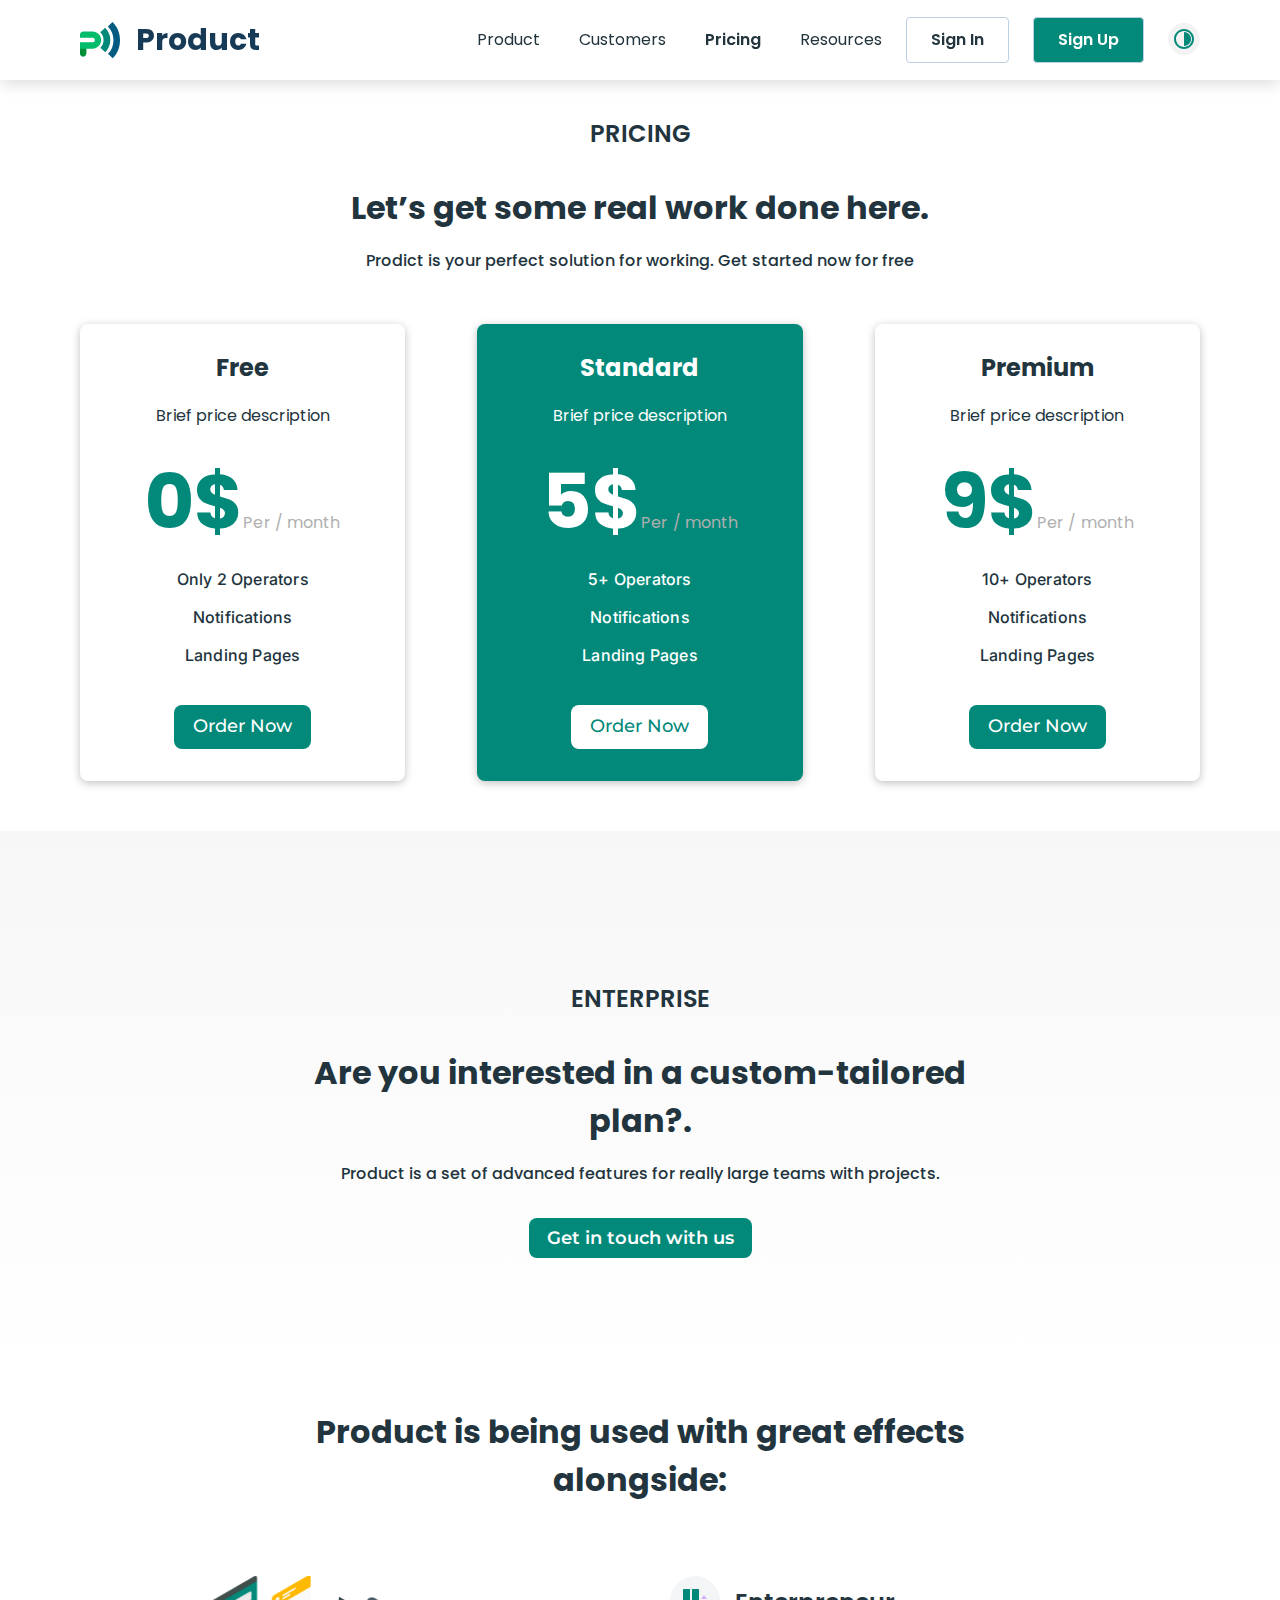
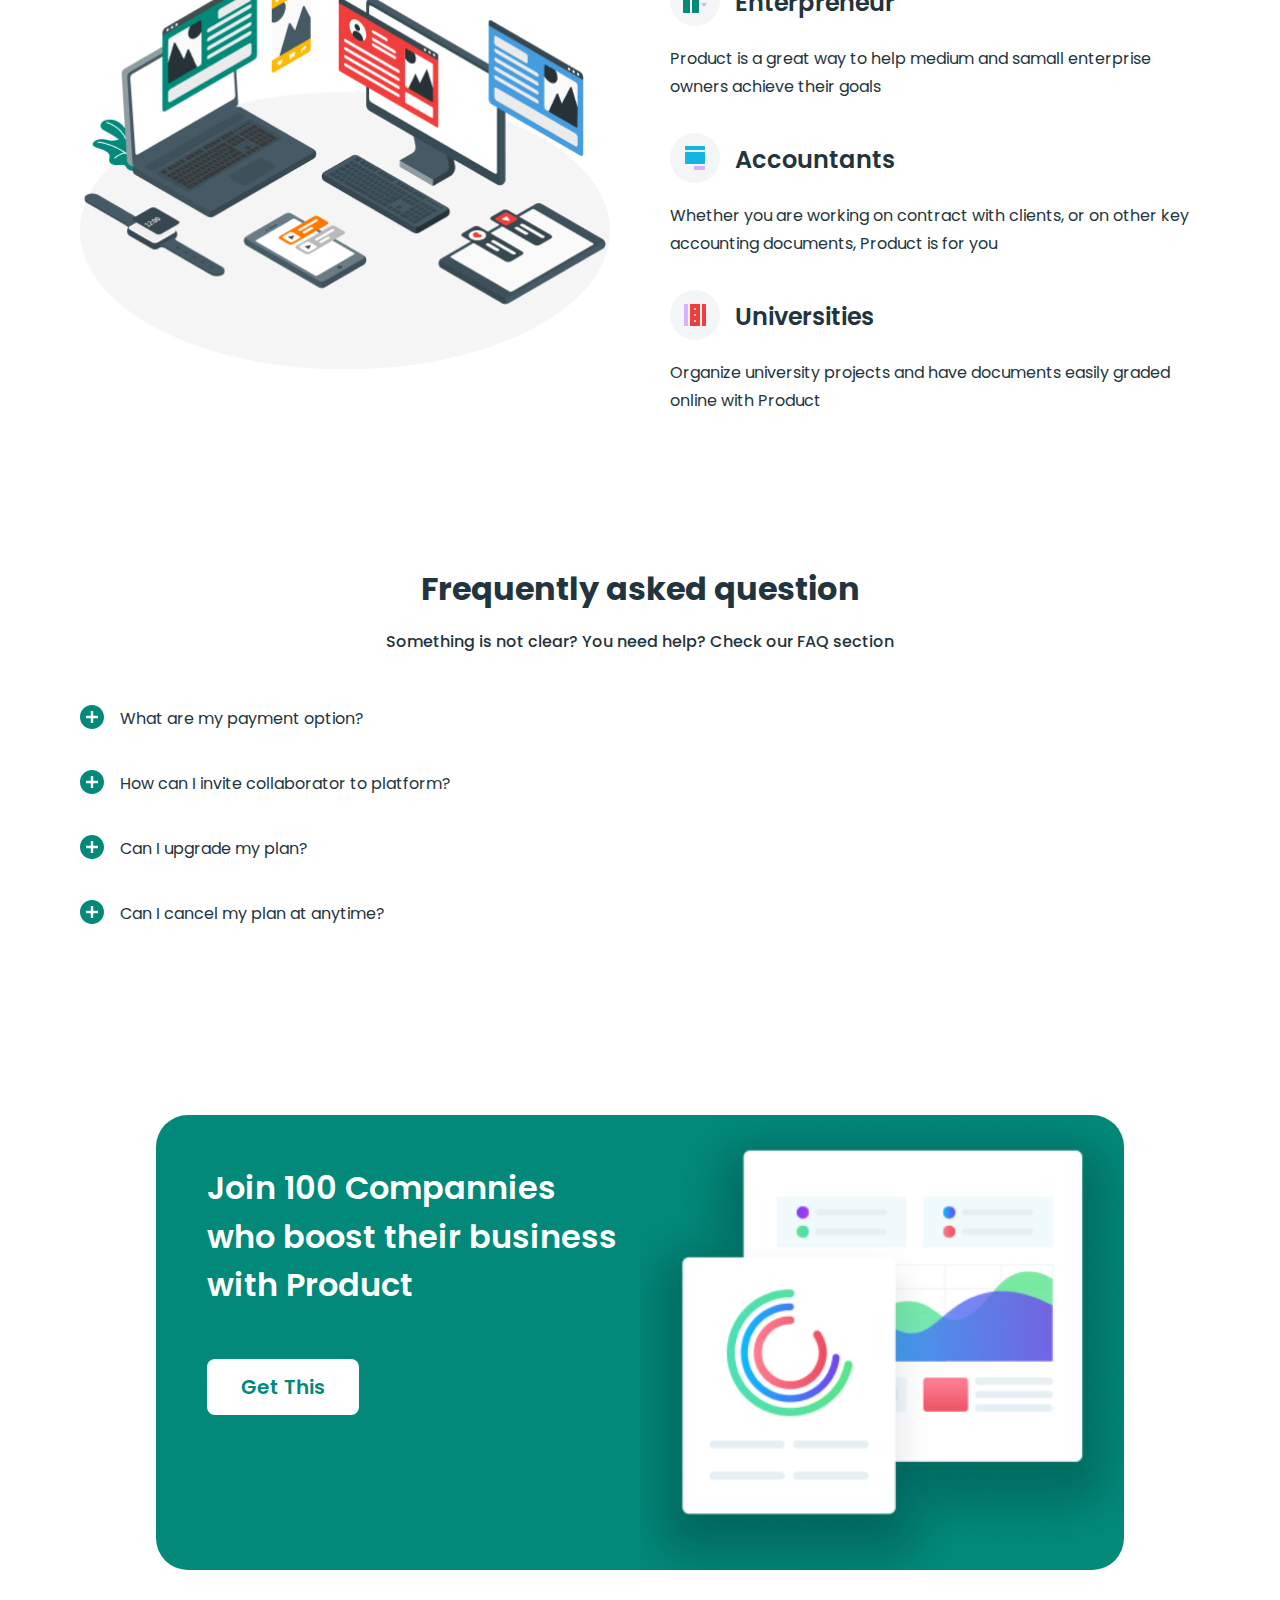
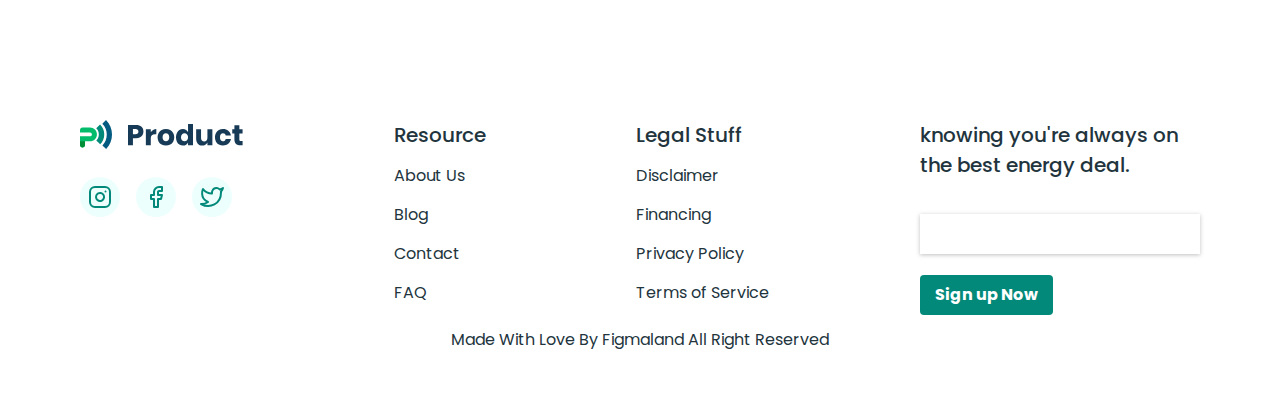
<file: pricing.html>
<!DOCTYPE html>
<html lang="en">

<head>
	<meta charset="UTF-8">
	<meta http-equiv="X-UA-Compatible" content="IE=edge">
	<meta name="viewport" content="width=device-width, initial-scale=1.0">
	<link rel="preconnect" href="https://fonts.googleapis.com">
	<link rel="preconnect" href="https://fonts.gstatic.com" crossorigin>
	<link
		href="https://fonts.googleapis.com/css2?family=Inter:wght@500;700&family=Montserrat:wght@600&family=Poppins:wght@400;500;600;700&family=Roboto:wght@400;500;900&display=swap"
		rel="stylesheet">
	<link rel="stylesheet" href="./css/reset.css">
	<link rel="stylesheet" href="./css/main.css">
	<link rel="stylesheet" href="./css/pricing.css">
	<link rel="stylesheet" href="https://cdnjs.cloudflare.com/ajax/libs/OwlCarousel2/2.3.4/assets/owl.carousel.min.css"
		integrity="sha512-tS3S5qG0BlhnQROyJXvNjeEM4UpMXHrQfTGmbQ1gKmelCxlSEBUaxhRBj/EFTzpbP4RVSrpEikbmdJobCvhE3g=="
		crossorigin="anonymous" referrerpolicy="no-referrer" />
	<link rel="stylesheet" href="https://cdnjs.cloudflare.com/ajax/libs/OwlCarousel2/2.3.4/assets/owl.theme.default.css"
		integrity="sha512-OTcub78R3msOCtY3Tc6FzeDJ8N9qvQn1Ph49ou13xgA9VsH9+LRxoFU6EqLhW4+PKRfU+/HReXmSZXHEkpYoOA=="
		crossorigin="anonymous" referrerpolicy="no-referrer" />>
	<title>MyProduct</title>
</head>

<body>
	<div class="wrapper">
		<header class="header">
			<div class='header__container'>
				<div class="header__body">
					<div class="header__logo">
						<img src="./img/header/logo.svg" alt="logo">
						<span>Product</span>
					</div>
					<div class="header__burger">
						<span>
						</span>
					</div>
					<div class="header__items">
						<nav class="header__menu">
							<ul class="header__list">
								<li class="header__item">
									<a href="index.html" class="header__link">Product</a>
								</li>
								<li class="header__item">
									<a href="customers.html" class="header__link">Customers</a>
								</li>
								<li class="header__item">
									<a href="pricing.html" class="header__link active-page">Pricing</a>
								</li>
								<li class="header__item">
									<a href="resources.html" class="header__link">Resources</a>
								</li>

							</ul>
						</nav>
						<div class="header__buttons">
							<a href="#" class="header__button">Sign In</a>
							<a href="#" class="header__button header__button--green">Sign Up</a>
							<a href="#" class="header__switch">
								<img src="./img/header/switch.svg" alt="switch">
							</a>
						</div>
					</div>
				</div>
			</div>
		</header>
		<main class="main">
			<section class="main__price price-block">
				<div class='price-block__container'>
					<div class="price-block__name">PRICING</div>
					<div class="title price-block__title">
						<h2 class="title__title ">Let’s get some real work done here.</h2>
						<div class="title__subtitle">Prodict is your perfect solution for working. Get started now for free
						</div>
					</div>
					<div class="price-block__body">
						<div class="price-block__row">
							<div class="price-block__column">
								<div class="price-block__item item-price-block">
									<div class="item-price-block__name">Free</div>
									<div class="item-price-block__subtitle">Brief price description</div>
									<div class="item-price-block__price">
										0$<span>Per / month</span>
									</div>
									<ul class="item-price-block__info info-item-block">
										<li class="info-item-block__item">Only 2 Operators</li>
										<li class="info-item-block__item">Notifications</li>
										<li class="info-item-block__item">Landing Pages</li>
									</ul>
									<a href="#" class="item-price-block__button">Order Now</a>
								</div>
							</div>
							<div class="price-block__column">
								<div class="price-block__item item-price-block item-price-block--green">
									<div class="item-price-block__name">Standard</div>
									<div class="item-price-block__subtitle">Brief price description</div>
									<div class="item-price-block__price item-price-block__price--green">
										5$<span>Per / month</span>
									</div>
									<ul class="item-price-block__info info-item-block">
										<li class="info-item-block__item">5+ Operators</li>
										<li class="info-item-block__item">Notifications</li>
										<li class="info-item-block__item">Landing Pages</li>
									</ul>
									<a href="#" class="item-price-block__button item-price-block__button--green">Order Now</a>
								</div>
							</div>
							<div class="price-block__column">
								<div class="price-block__item item-price-block">
									<div class="item-price-block__name">Premium</div>
									<div class="item-price-block__subtitle">Brief price description</div>
									<div class="item-price-block__price">
										9$<span>Per / month</span>
									</div>
									<ul class="item-price-block__info info-item-block">
										<li class="info-item-block__item">10+ Operators</li>
										<li class="info-item-block__item">Notifications</li>
										<li class="info-item-block__item">Landing Pages</li>
									</ul>
									<a href="#" class="item-price-block__button">Order Now</a>
								</div>
							</div>
						</div>
					</div>
				</div>
			</section>
			<section class="main__enterprise enterprise-block">
				<div class='enterprise-block__container'>
					<div class="price-block__name">ENTERPRISE</div>
					<div class="title price-block__title">
						<h2 class="title__title ">Are you interested in a custom-tailored plan?.</h2>
						<div class="title__subtitle">Product is a set of advanced features for really large teams with
							projects.
						</div>
					</div>
					<div class="enterprise-block__btn">
						<a href="#" class="enterprise-block__button">Get in touch with us</a>
					</div>
				</div>
			</section>
			<section class="main__effects effects-block">
				<div class='effects-block__container'>
					<div class="title effects-block__title">
						<h2 class="title__title ">Product is being used with great effects alongside:</h2>
						<div class="title__subtitle"></div>
					</div>
					<div class="effects-block__body">
						<div class="effects-block__image">
							<div class="effects-block__img">
								<img src="./img/PRICING/effects/effects.png" alt="effects-block">
							</div>
						</div>
						<div class="effects-block__content">
							<div class="effects-block__rows">
								<div class="effects-block__row">
									<div class="effects-block__item item-effects-block">
										<div class="item-effects-block__info">
											<div class="item-effects-block__icon">
												<img src="./img/PRICING/effects/icon-01.svg" alt="effects-block">
											</div>
											<div class="item-effects-block__name">Enterpreneur</div>
										</div>
										<div class="item-effects-block__text">Product is a great way to help medium and samall
											enterprise owners achieve their goals</div>
									</div>
								</div>
								<div class="effects-block__row">
									<div class="effects-block__item item-effects-block">
										<div class="item-effects-block__info">
											<div class="item-effects-block__icon">
												<img src="./img/PRICING/effects/icon-02.svg" alt="effects-block">
											</div>
											<div class="item-effects-block__name">Accountants</div>
										</div>
										<div class="item-effects-block__text">Whether you are working on contract with clients, or
											on other key accounting documents, Product is for you</div>
									</div>
								</div>
								<div class="effects-block__row">
									<div class="effects-block__item item-effects-block">
										<div class="item-effects-block__info">
											<div class="item-effects-block__icon">
												<img src="./img/PRICING/effects/icon-03.svg" alt="effects-block">
											</div>
											<div class="item-effects-block__name">Universities</div>
										</div>
										<div class="item-effects-block__text">Organize university projects and have documents
											easily graded online with Product</div>
									</div>
								</div>
							</div>
						</div>
					</div>
				</div>
			</section>
			<section class="main__questions questions-block">
				<div class='questions-block__container'>
					<div class="title questions-block__title">
						<h2 class="title__title ">Frequently asked question</h2>
						<div class="title__subtitle">Something is not clear? You need help? Check our FAQ section</div>
					</div>
					<div class="questions-block__body">
						<div class="questions-block__dropdown">
							<div class="questions-block__question">
								<a href="#s" onclick="myFunction()" class="questions-block__dropbtn dropbtn">
									<img src="./img/PRICING/effects/circle.svg" alt="dropbtn">
								</a>
								<div class="questions-block__ques">
									What are my payment option?
								</div>
							</div>
							<div id="myDropdown" class="questions-block__answer dropdown-content">
								<a href="#">After creating your account you will have an oppurtunity to create your first
									project that will be associated withthe collaborators e-mail. An invitation will be sent
									automatically. Then, invited user will have to confirm his account by e-mail and finish userd
									onboarding.</a>
							</div>
						</div>
						<div class="questions-block__dropdown">
							<div class="questions-block__question">
								<a href="#s" onclick="myFunction()" class="questions-block__dropbtn dropbtn">
									<img src="./img/PRICING/effects/circle.svg" alt="dropbtn">
								</a>
								<div class="questions-block__ques">
									How can I invite collaborator to platform? </div>
							</div>
							<div id="myDropdown" class="questions-block__answer dropdown-content">
								<a href="#"></a>
							</div>
						</div>
						<div class="questions-block__dropdown">
							<div class="questions-block__question">
								<a href="#s" onclick="myFunction()" class="questions-block__dropbtn dropbtn">
									<img src="./img/PRICING/effects/circle.svg" alt="dropbtn">
								</a>
								<div class="questions-block__ques">
									Can I upgrade my plan? </div>
							</div>
							<div id="myDropdown" class="questions-block__answer dropdown-content">
								<a href="#"></a>
							</div>
						</div>
						<div class="questions-block__dropdown">
							<div class="questions-block__question">
								<a href="#s" onclick="myFunction()" class="questions-block__dropbtn dropbtn">
									<img src="./img/PRICING/effects/circle.svg" alt="dropbtn">
								</a>
								<div class="questions-block__ques">
									Can I cancel my plan at anytime? </div>
							</div>
							<div id="myDropdown" class="questions-block__answer dropdown-content">
								<a href="#"></a>
							</div>
						</div>
					</div>
				</div>
			</section>
			<section class="main__plate plate-block">
				<div class='plate-block__container'>
					<div class="plate-block__body">
						<div class="plate-block__content">
							<div class="plate-block__text">Join 100 Compannies who boost their business with Product</div>
							<a href="#" class="plate-block__button">Get This</a>
						</div>
						<div class="plate-block__img">
							<div class="plate-block__image">
								<img src="./img/plate/screen.png" alt="plate-block">
							</div>
						</div>
					</div>
				</div>
			</section>
		</main>
		<footer class="footer">
			<div class="footer__content content-footer">
				<div class='content-footer__container'>
					<div class="content-footer__body">
						<div class="content-footer__row">
							<div class="content-footer__column">
								<div class="content-footer__item item-content-footer">
									<div class="item-content-footer__logo">
										<img src="./img/footer/footer-logo.svg" alt="footer-logo">
									</div>
									<div class="item-content-footer__icons">
										<div class="item-content-footer__icon">
											<img src="./img/footer/inst-footer.svg" alt="footer">
										</div>
										<div class="item-content-footer__icon">
											<img src="./img/footer/facebook-footer.svg" alt="footer">
										</div>
										<div class="item-content-footer__icon">
											<img src="./img/footer/twitter-footer.svg" alt="footer">
										</div>
									</div>
								</div>
							</div>
							<div class="content-footer__column">
								<div class="content-footer__item item-content-footer">
									<div class="item-content-footer__title">Resource</div>
									<ul class="item-content-footer__list">
										<li class="item-content-footer__link">About Us</li>
										<li class="item-content-footer__link">Blog</li>
										<li class="item-content-footer__link">Contact</li>
										<li class="item-content-footer__link">FAQ</li>
									</ul>
								</div>
							</div>
							<div class="content-footer__column">
								<div class="content-footer__item item-content-footer">
									<div class="item-content-footer__title">Legal Stuff</div>
									<ul class="item-content-footer__list">
										<li class="item-content-footer__link">Disclaimer</li>
										<li class="item-content-footer__link">Financing</li>
										<li class="item-content-footer__link">Privacy Policy</li>
										<li class="item-content-footer__link">Terms of Service</li>
									</ul>
								</div>
							</div>
							<div class="content-footer__column content-footer__column--form">
								<div class="content-footer__item item-content-footer">
									<div class="item-content-footer__text">knowing you're always on the best energy deal. </div>
									<form action="#" class="item-content-footer__form">
										<input type="text" class="item-content-footer__input">
										<button class="item-content-footer__button">Sign up Now</button>
									</form>
								</div>
							</div>
						</div>
					</div>
					<div class="footer__copy">Made With Love By Figmaland All Right Reserved
					</div>
				</div>
			</div>
		</footer>
	</div>
	<script src="https://ajax.googleapis.com/ajax/libs/jquery/3.5.1/jquery.min.js"></script>
	<script src="https://cdnjs.cloudflare.com/ajax/libs/OwlCarousel2/2.3.4/owl.carousel.min.js"
		integrity="sha512-bPs7Ae6pVvhOSiIcyUClR7/q2OAsRiovw4vAkX+zJbw3ShAeeqezq50RIIcIURq7Oa20rW2n2q+fyXBNcU9lrw=="
		crossorigin="anonymous" referrerpolicy="no-referrer"></script>
	<script src="./js/main.js"></script>
</body>

</html>
</file>
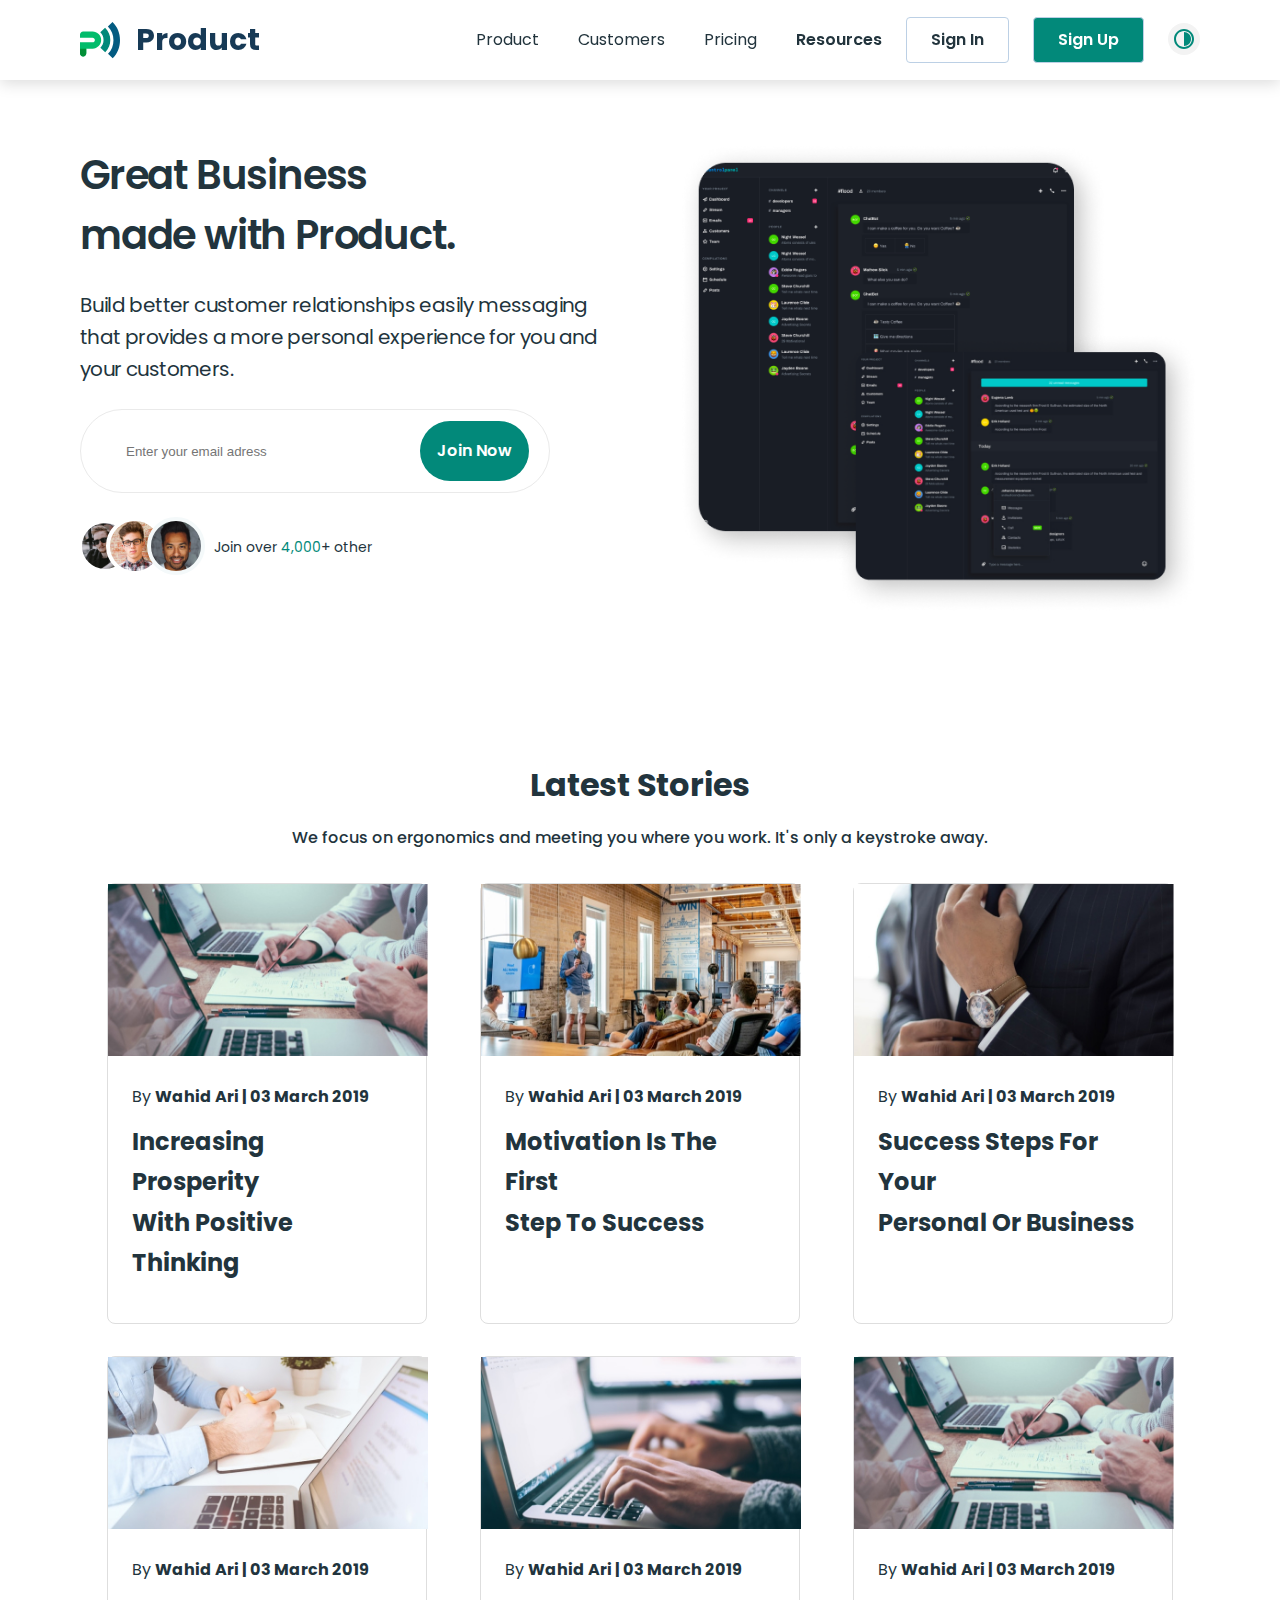
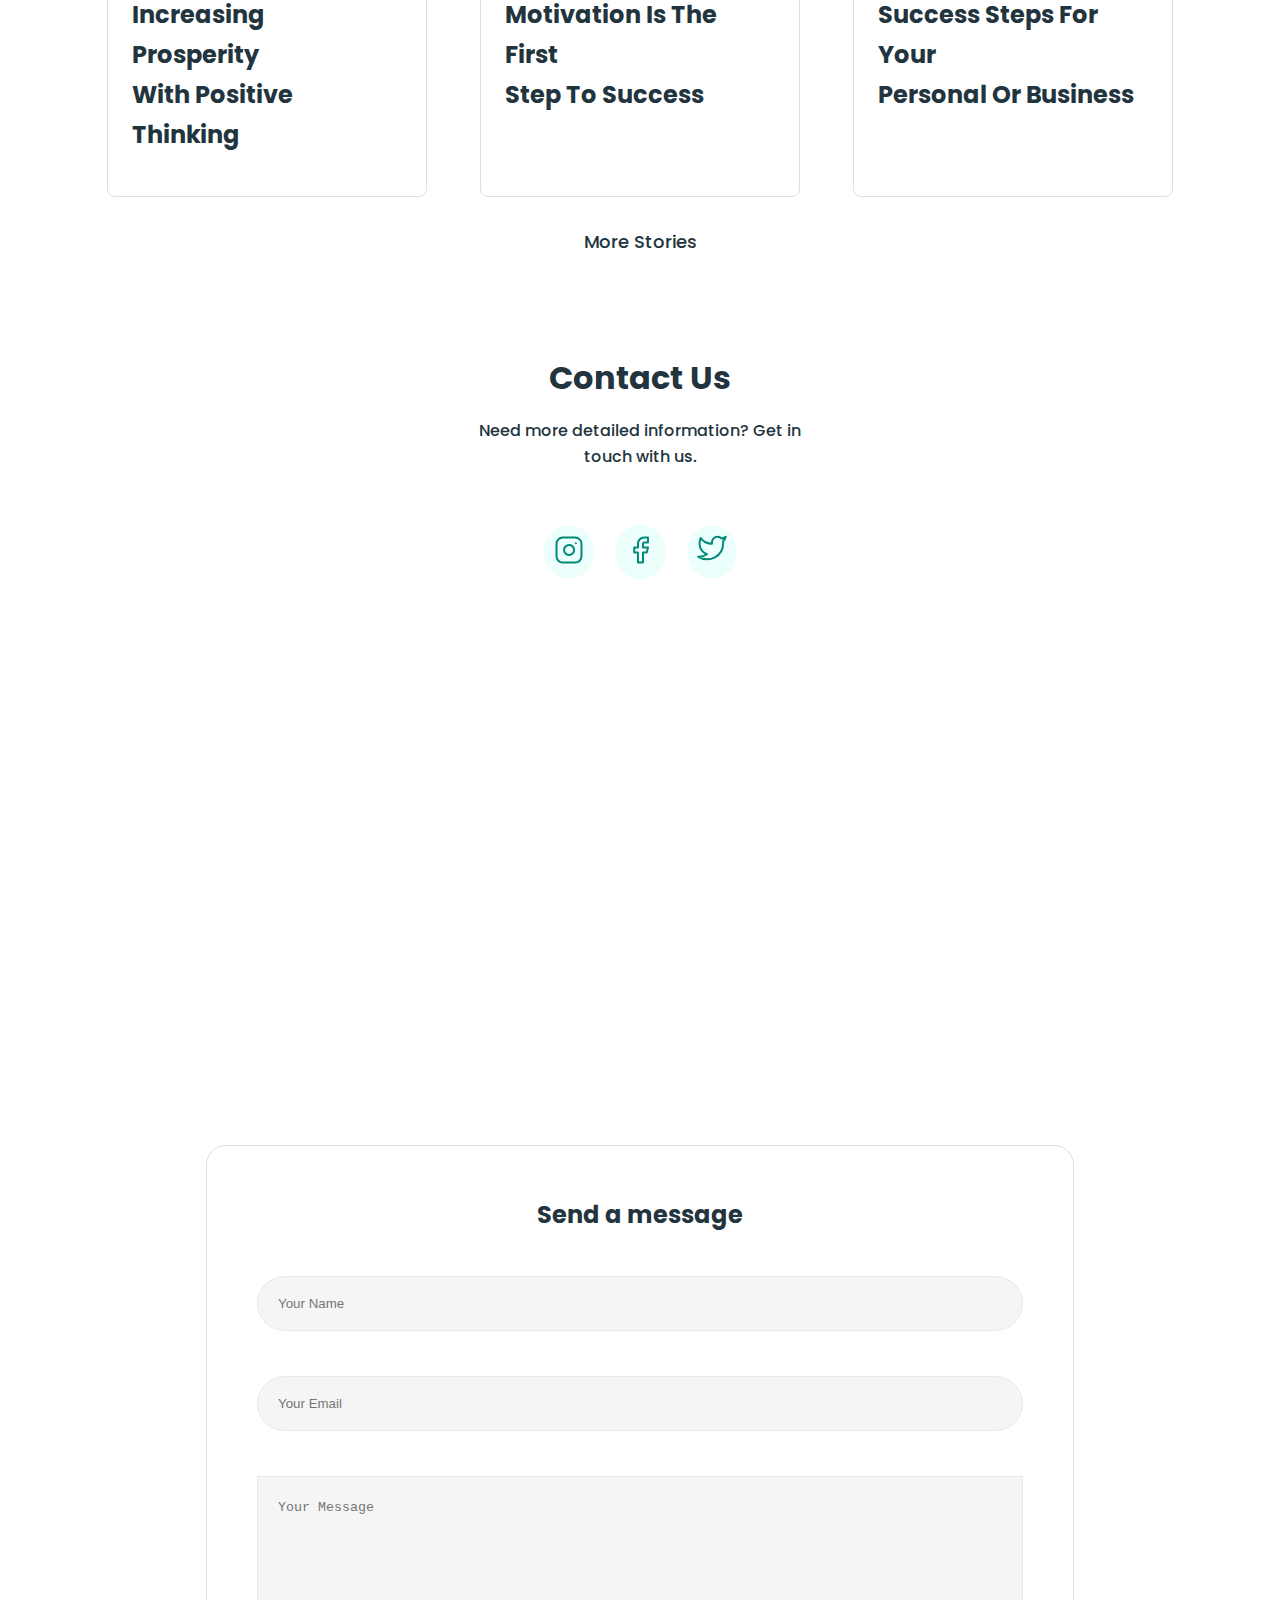
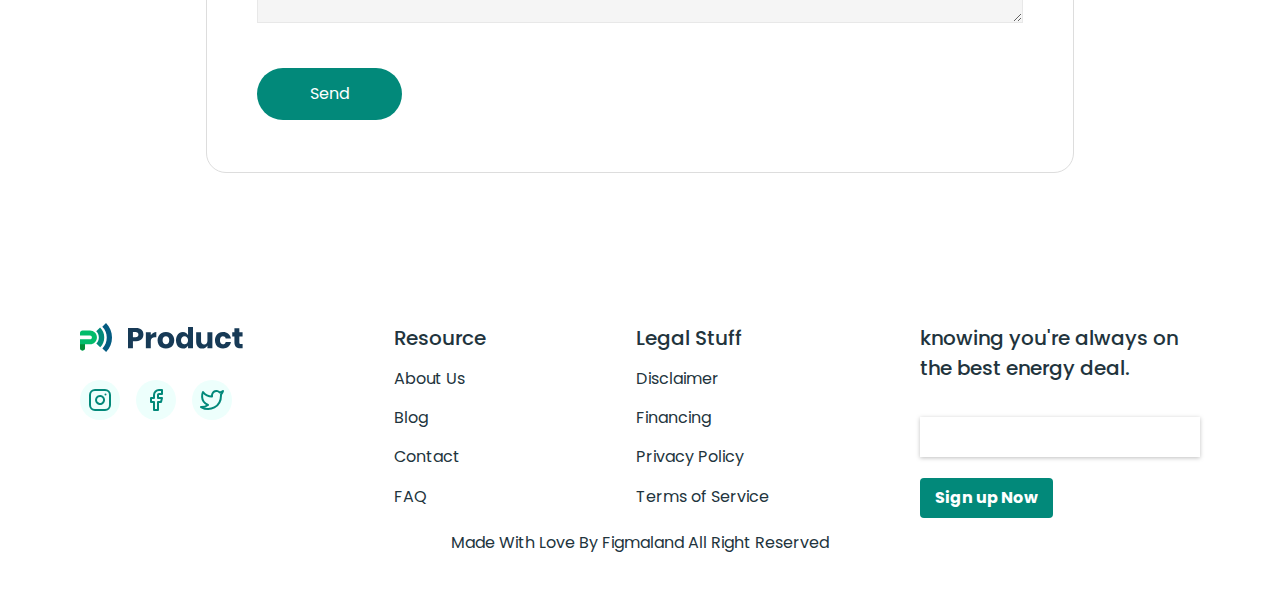
<file: resources.html>
<!DOCTYPE html>
<html lang="en">

<head>
	<meta charset="UTF-8">
	<meta http-equiv="X-UA-Compatible" content="IE=edge">
	<meta name="viewport" content="width=device-width, initial-scale=1.0">
	<link rel="preconnect" href="https://fonts.googleapis.com">
	<link rel="preconnect" href="https://fonts.gstatic.com" crossorigin>
	<link
		href="https://fonts.googleapis.com/css2?family=Inter:wght@500;700&family=Montserrat:wght@600&family=Poppins:wght@400;500;600;700&family=Roboto:wght@400;500;900&display=swap"
		rel="stylesheet">
	<link rel="stylesheet" href="./css/reset.css">
	<link rel="stylesheet" href="./css/main.css">
	<link rel="stylesheet" href="./css/resources.css">
	<link rel="stylesheet" href="https://cdnjs.cloudflare.com/ajax/libs/OwlCarousel2/2.3.4/assets/owl.carousel.min.css"
		integrity="sha512-tS3S5qG0BlhnQROyJXvNjeEM4UpMXHrQfTGmbQ1gKmelCxlSEBUaxhRBj/EFTzpbP4RVSrpEikbmdJobCvhE3g=="
		crossorigin="anonymous" referrerpolicy="no-referrer" />
	<link rel="stylesheet" href="https://cdnjs.cloudflare.com/ajax/libs/OwlCarousel2/2.3.4/assets/owl.theme.default.css"
		integrity="sha512-OTcub78R3msOCtY3Tc6FzeDJ8N9qvQn1Ph49ou13xgA9VsH9+LRxoFU6EqLhW4+PKRfU+/HReXmSZXHEkpYoOA=="
		crossorigin="anonymous" referrerpolicy="no-referrer" />>
	<title>MyProduct</title>
</head>

<body>
	<div class="wrapper">
		<header class="header">
			<div class='header__container'>
				<div class="header__body">
					<div class="header__logo">
						<img src="./img/header/logo.svg" alt="logo">
						<span>Product</span>
					</div>
					<div class="header__burger">
						<span>
						</span>
					</div>
					<div class="header__items">
						<nav class="header__menu">
							<ul class="header__list">
								<li class="header__item">
									<a href="index.html" class="header__link">Product</a>
								</li>
								<li class="header__item">
									<a href="customers.html" class="header__link">Customers</a>
								</li>
								<li class="header__item">
									<a href="pricing.html" class="header__link ">Pricing</a>
								</li>
								<li class="header__item">
									<a href="resources.html" class="header__link active-page">Resources</a>
								</li>

							</ul>
						</nav>
						<div class="header__buttons">
							<a href="#" class="header__button">Sign In</a>
							<a href="#" class="header__button header__button--green">Sign Up</a>
							<a href="#" class="header__switch">
								<img src="./img/header/switch.svg" alt="switch">
							</a>
						</div>
					</div>
				</div>
			</div>
		</header>
		<main class="main">
			<section class="main__made made-block">
				<div class='made-block__container'>
					<div class="made-block__body">
						<div class="made-block__content">
							<h2 class="made-block__title">Great Business made with Product.</h2>
							<div class="made-block__text">Build better customer relationships easily messaging that provides a
								more personal experience for you and your customers.</div>
							<form action="#" class="made-block__form">
								<input type="email" class="made-block__input" placeholder="Enter your email adress">
								<button class="made-block__button">Join Now</button>
							</form>
							<div class="made-block__peoples peoples-made-block">
								<div class="peoples-made-block__image">
									<img src="./img/RESOURCES/made/groups.svg" alt="peoples-made-block">
								</div>
								<div class="peoples-made-block__text">Join over <span>4,000</span>+ other</div>
							</div>
						</div>
						<div class="made-block__img">
							<div class="made-block__image">
								<img src="./img/RESOURCES/made/image-made.png" alt="made-block">
							</div>
						</div>
					</div>
				</div>
			</section>
			<section class="main__stories stories-block">
				<div class='stories-block__container'>
					<div class="title stories-block__title">
						<h2 class="title__title ">Latest Stories</h2>
						<div class="title__subtitle">We focus on ergonomics and meeting you where you work. It's only a
							keystroke away. </div>
					</div>
					<div class="stories-block__body">
						<div class="stories-block__items">
							<div class="stories-block__item item-stories-block">
								<div class="item-stories-block__image">
									<img src="./img/RESOURCES/stories/box-01.jpg" alt="item-stories-block">
								</div>
								<div class="item-stories-block__info">
									By <span>Wahid Ari</spa> | 03 March 2019
								</div>
								<div class="item-stories-block__title">
									<p>Increasing Prosperity </p>
									<p>With Positive Thinking</p>
								</div>
							</div>
							<div class="stories-block__item item-stories-block">
								<div class="item-stories-block__image">
									<img src="./img/RESOURCES/stories/box-02.jpg" alt="item-stories-block">
								</div>
								<div class="item-stories-block__info">
									By <span>Wahid Ari</spa> | 03 March 2019
								</div>
								<div class="item-stories-block__title">
									<p>Motivation Is The First </p>
									<p>Step To Success</p>
								</div>
							</div>
							<div class="stories-block__item item-stories-block">
								<div class="item-stories-block__image">
									<img src="./img/RESOURCES/stories/box-03.jpg" alt="item-stories-block">
								</div>
								<div class="item-stories-block__info">
									By <span>Wahid Ari</spa> | 03 March 2019
								</div>
								<div class="item-stories-block__title">
									<p>Success Steps For Your </p>
									<p>Personal Or Business</p>
								</div>
							</div>
							<div class="stories-block__item item-stories-block">
								<div class="item-stories-block__image">
									<img src="./img/RESOURCES/stories/box-04.jpg" alt="item-stories-block">
								</div>
								<div class="item-stories-block__info">
									By <span>Wahid Ari</spa> | 03 March 2019
								</div>
								<div class="item-stories-block__title">
									<p>Increasing Prosperity </p>
									<p>With Positive Thinking</p>
								</div>
							</div>
							<div class="stories-block__item item-stories-block">
								<div class="item-stories-block__image">
									<img src="./img/RESOURCES/stories/box-05.jpg" alt="item-stories-block">
								</div>
								<div class="item-stories-block__info">
									By <span>Wahid Ari</spa> | 03 March 2019
								</div>
								<div class="item-stories-block__title">
									<p>Motivation Is The First </p>
									<p>Step To Success</p>
								</div>
							</div>
							<div class="stories-block__item item-stories-block">
								<div class="item-stories-block__image">
									<img src="./img/RESOURCES/stories/box-01.jpg" alt="item-stories-block">
								</div>
								<div class="item-stories-block__info">
									By <span>Wahid Ari</spa> | 03 March 2019
								</div>
								<div class="item-stories-block__title">
									<p>Success Steps For Your </p>
									<p>Personal Or Business</p>
								</div>
							</div>
						</div>
						<a href="#" class="stories-block__button">More Stories</a>
					</div>
				</div>
			</section>
			<section class="main__contact contact-block">
				<div class='contact-block__container'>
					<div class="title contact-block__title">
						<h2 class="title__title ">Contact Us</h2>
						<div class="title__subtitle">Need more detailed information?
							Get in touch with us. </div>
					</div>
					<div class="contact-block__body">
						<div class="contact-block__icons">
							<div class="contact-block__icon">
								<img src="./img/RESOURCES/contant/instagram.svg" alt="">
							</div>
							<div class="contact-block__icon">
								<img src="./img/RESOURCES/contant/facebook.svg" alt="">
							</div>
							<div class="contact-block__icon">
								<img src="./img/RESOURCES/contant/twitter.svg" alt="">
							</div>
						</div>
						<div class="contact-block__map">
							<iframe
								src="https://www.google.com/maps/embed?pb=!1m14!1m8!1m3!1d26997.919778164767!2d30.5025861922705!3d50.46143529275407!3m2!1i1024!2i768!4f13.1!3m3!1m2!1s0x40d4ce5106812c5d%3A0x221af60403878fa9!2z0JzQsNC50LTQsNC9INCd0LXQt9Cw0LLQuNGB0LjQvNC-0YHRgtC4!5e0!3m2!1sru!2sua!4v1666616697353!5m2!1sru!2sua"
								width="600" height="450" style="border:0;" allowfullscreen="" loading="lazy"
								referrerpolicy="no-referrer-when-downgrade"></iframe>
						</div>
						<form action="#" class="contact-block__form form-contact-block">
							<div class="form-contact-block__title">Send a message</div>
							<input type="text" class="form-contact-block__name" placeholder="Your Name">
							<input type="email" class="form-contact-block__email" placeholder="Your Email">
							<textarea name="text" class="form-contact-block__textarea" placeholder="Your Message"></textarea>
							<button class="form-contact-block__button">Send</button>
						</form>
					</div>
				</div>
			</section>
		</main>
		<footer class="footer">
			<div class="footer__content content-footer">
				<div class='content-footer__container'>
					<div class="content-footer__body">
						<div class="content-footer__row">
							<div class="content-footer__column">
								<div class="content-footer__item item-content-footer">
									<div class="item-content-footer__logo">
										<img src="./img/footer/footer-logo.svg" alt="footer-logo">
									</div>
									<div class="item-content-footer__icons">
										<div class="item-content-footer__icon">
											<img src="./img/footer/inst-footer.svg" alt="footer">
										</div>
										<div class="item-content-footer__icon">
											<img src="./img/footer/facebook-footer.svg" alt="footer">
										</div>
										<div class="item-content-footer__icon">
											<img src="./img/footer/twitter-footer.svg" alt="footer">
										</div>
									</div>
								</div>
							</div>
							<div class="content-footer__column">
								<div class="content-footer__item item-content-footer">
									<div class="item-content-footer__title">Resource</div>
									<ul class="item-content-footer__list">
										<li class="item-content-footer__link">About Us</li>
										<li class="item-content-footer__link">Blog</li>
										<li class="item-content-footer__link">Contact</li>
										<li class="item-content-footer__link">FAQ</li>
									</ul>
								</div>
							</div>
							<div class="content-footer__column">
								<div class="content-footer__item item-content-footer">
									<div class="item-content-footer__title">Legal Stuff</div>
									<ul class="item-content-footer__list">
										<li class="item-content-footer__link">Disclaimer</li>
										<li class="item-content-footer__link">Financing</li>
										<li class="item-content-footer__link">Privacy Policy</li>
										<li class="item-content-footer__link">Terms of Service</li>
									</ul>
								</div>
							</div>
							<div class="content-footer__column content-footer__column--form">
								<div class="content-footer__item item-content-footer">
									<div class="item-content-footer__text">knowing you're always on the best energy deal. </div>
									<form action="#" class="item-content-footer__form">
										<input type="text" class="item-content-footer__input">
										<button class="item-content-footer__button">Sign up Now</button>
									</form>
								</div>
							</div>
						</div>
					</div>
					<div class="footer__copy">Made With Love By Figmaland All Right Reserved
					</div>
				</div>
			</div>
		</footer>
	</div>
	<script src="https://ajax.googleapis.com/ajax/libs/jquery/3.5.1/jquery.min.js"></script>
	<script src="https://cdnjs.cloudflare.com/ajax/libs/OwlCarousel2/2.3.4/owl.carousel.min.js"
		integrity="sha512-bPs7Ae6pVvhOSiIcyUClR7/q2OAsRiovw4vAkX+zJbw3ShAeeqezq50RIIcIURq7Oa20rW2n2q+fyXBNcU9lrw=="
		crossorigin="anonymous" referrerpolicy="no-referrer"></script>
	<script src="./js/main.js"></script>
</body>

</html>
</file>
<file: css/main.css>
:root {
  --first-bg-color: #ffffff;
  --bg-color: #e5e5e5;
  --secondary-bg-color: #1f2e35;
  --basic-color: #22343d;
  --secondary-text-color: #737373;
  --green-color: #02897a;
}

html {
  height: 100%;
}

body {
  height: 100%;
  line-height: 1;
  font-family: "Poppins", sans-serif;
  font-size: 16px;
  font-weight: 400;
  background-color: var(--first-bg-color);
  color: var(--basic-color);
}

.wrapper {
  min-height: 100%;
  overflow: hidden;
  display: flex;
  flex-direction: column;
}

[class*=__container] {
  max-width: 1150px;
  margin: 0 auto;
  padding: 0 15px;
}

.active-page {
  font-weight: 600;
}

.title {
  max-width: 530px;
  text-align: center;
  margin: 0 auto;
}
.title__title {
  font-weight: 700;
  font-size: 32px;
  line-height: 48px;
  text-align: center;
  margin-bottom: 16px;
}
@media (max-width: 767.98px) {
  .title__title {
    font-size: 28px;
  }
}
@media (max-width: 479.98px) {
  .title__title {
    font-size: 28px;
  }
}
.title__subtitle {
  font-weight: 500;
  line-height: 162%;
}
@media (max-width: 767.98px) {
  .title__subtitle {
    font-size: 14px;
  }
}
@media (max-width: 479.98px) {
  .title__subtitle {
    font-size: 12px;
  }
}

.ibg {
  position: relative;
  padding-bottom: 64%;
}
.ibg img {
  content: "";
  position: absolute;
  width: 100%;
  height: 100%;
  top: 0;
  left: 0;
  -o-object-fit: cover;
     object-fit: cover;
}

.header {
  position: fixed;
  top: 0;
  left: 0;
  width: 100%;
  z-index: 50;
  box-shadow: 0px 3px 15px rgba(0, 0, 0, 0.15);
  background-color: #fff;
}
.header::before {
  content: "";
  position: absolute;
  top: 0;
  left: 0;
  width: 100%;
  height: 100%;
  z-index: 3;
}
.header__body {
  position: relative;
  display: flex;
  justify-content: space-between;
  min-height: 80px;
  align-items: center;
}
@media (max-width: 991px) {
  .header__body {
    min-height: 60px;
  }
}
.header__logo {
  display: flex;
  align-items: center;
  position: relative;
  z-index: 4;
}
.header__logo span {
  margin-left: 16px;
  font-weight: 700;
  font-size: 30px;
  line-height: 93%;
  color: #173a56;
}
.header__burger {
  display: none;
}
@media (max-width: 991px) {
  .header__burger {
    display: block;
    position: relative;
    width: 30px;
    height: 20px;
    z-index: 4;
  }
  .header__burger::before, .header__burger::after {
    content: "";
    background-color: #fff;
    position: absolute;
    width: 100%;
    height: 2px;
    left: 0;
    background-color: black;
    transition: all 0.3s ease;
  }
  .header__burger::after {
    top: 0;
  }
  .header__burger::before {
    bottom: 0;
  }
  .header__burger span {
    position: absolute;
    background-color: #000;
    height: 2px;
    left: 0;
    width: 100%;
    top: 9px;
    transition: all 0.3s ease;
    background-color: black;
  }
}
.header__burger.active span {
  transform: scale(0);
}
.header__burger.active::before {
  transform: rotate(45deg);
  bottom: 9px;
}
.header__burger.active::after {
  transform: rotate(-45deg);
  top: 9px;
}
.header__items {
  display: flex;
  align-items: center;
  gap: 24px;
  background-color: #fff;
}
@media (max-width: 991px) {
  .header__items {
    position: fixed;
    top: -100%;
    left: 0;
    width: 100%;
    height: 100%;
    transition: all 0.3s ease;
    padding-top: 100px;
    flex-direction: column;
  }
  .header__items.active {
    top: 0;
  }
}
.header__list {
  display: flex;
  gap: 39px;
  position: relative;
  z-index: 3;
}
@media (max-width: 991px) {
  .header__list {
    display: block;
    margin: 0px 0px 20px 0px;
  }
}
.header__item {
  list-style: none;
}
@media (max-width: 991px) {
  .header__item {
    margin: 0px 0px 20px 0px;
    padding-bottom: 10px;
  }
}
.header__link {
  text-decoration: none;
  color: inherit;
  transition: all 0.3s ease;
}
.header__link:hover {
  text-decoration: underline;
}
.header__buttons {
  position: relative;
  z-index: 3;
  display: flex;
  align-items: center;
  -moz-column-gap: 24px;
       column-gap: 24px;
}
@media (max-width: 991px) {
  .header__buttons {
    left: 0;
    width: 100%;
    height: 100%;
    transition: all 0.3s ease;
    text-align: center;
    flex-direction: column;
  }
  .header__buttons.active {
    top: 0;
  }
}
.header__button {
  display: inline-block;
  padding: 10px 24px;
  text-decoration: none;
  color: inherit;
  font-weight: 600;
  line-height: 150%;
  border: 1px solid #bcd0e5;
  border-radius: 4px;
  transition: all 0.3s ease;
}
.header__button:hover {
  background-color: #bcd0e5;
}
@media (max-width: 991px) {
  .header__button {
    margin-bottom: 15px;
  }
}
.header__button--green {
  color: #ffffff;
  background-color: var(--green-color);
}
.header__button--green:hover {
  background-color: #086a5f;
}
.header__input {
  background: url(./img/header/switch.svg) no-repeat top left;
  width: 32px;
  height: 32px;
}

.main {
  flex: 1 1 auto;
}
.main__work {
  padding-top: 105px;
}
@media (max-width: 767.98px) {
  .main__work {
    padding-top: 85px;
  }
}

.main-work__body {
  display: flex;
  justify-content: space-between;
}
@media (max-width: 767.98px) {
  .main-work__body {
    flex-direction: column;
  }
}

.body-work-block__content {
  max-width: 450px;
}
@media (max-width: 991.98px) {
  .body-work-block__content {
    max-width: 400px;
  }
}
@media (max-width: 767.98px) {
  .body-work-block__content {
    max-width: none;
    margin-bottom: 20px;
  }
}
.body-work-block__image {
  max-width: 600px;
}
.body-work-block__image img {
  width: 100%;
  height: 100%;
  top: 0;
  left: 0;
  -o-object-fit: cover;
     object-fit: cover;
}

.content-word-block__title {
  font-weight: 700;
  font-size: 40px;
  line-height: 150%;
}
@media (max-width: 991.98px) {
  .content-word-block__title {
    font-size: 32px;
  }
}
@media (max-width: 767.98px) {
  .content-word-block__title {
    font-size: 24px;
  }
}
.content-word-block__subtitle {
  font-size: 18px;
  line-height: 156%;
  margin-bottom: 45px;
}
@media (max-width: 991.98px) {
  .content-word-block__subtitle {
    font-size: 18px;
  }
}
@media (max-width: 767.98px) {
  .content-word-block__subtitle {
    font-size: 16px;
  }
}
@media (max-width: 479.98px) {
  .content-word-block__subtitle {
    font-size: 14px;
  }
}
.content-word-block__buttons {
  display: flex;
  -moz-column-gap: 30px;
       column-gap: 30px;
}
@media (max-width: 479.98px) {
  .content-word-block__buttons {
    flex-direction: column;
  }
}
.content-word-block__button {
  background: #02897a;
  border-radius: 4px;
  display: inline-block;
  padding: 15px 41px;
  text-decoration: none;
  color: inherit;
  text-align: center;
  align-items: center;
  font-weight: 700;
  line-height: 150%;
  color: #fff;
  transition: all 0.3s ease;
}
.content-word-block__button:hover {
  background-color: #086a5f;
}
@media (max-width: 991.98px) {
  .content-word-block__button {
    font-size: 18px;
  }
}
@media (max-width: 767.98px) {
  .content-word-block__button {
    font-size: 16px;
  }
}
@media (max-width: 479.98px) {
  .content-word-block__button {
    font-size: 14px;
    margin: 0 -30px;
    padding: 15px 15px;
  }
}
.content-word-block__button--play {
  background: none;
  text-decoration: underline;
  display: flex;
  justify-content: center;
  align-items: center;
  color: var(--green-color);
  padding: 15px 0px 15px 0px;
  transition: all 0.3s ease;
}
.content-word-block__button--play:hover {
  background-color: #fff;
}
.content-word-block__button--play img {
  padding-right: 5px;
}

.main__product {
  background: linear-gradient(179.59deg, #ededed 0.35%, rgba(255, 255, 255, 0.0001) 99.63%);
  padding-top: 115px;
  padding-bottom: 90px;
}
@media (max-width: 991.98px) {
  .main__product {
    padding-top: 90px;
    padding-bottom: 80px;
  }
}
@media (max-width: 767.98px) {
  .main__product {
    padding-top: 70px;
    padding-bottom: 60px;
  }
}
@media (max-width: 479.98px) {
  .main__product {
    padding-top: 30px;
    padding-bottom: 30px;
  }
}

.product-block__body {
  padding-top: 66px;
}
@media (max-width: 991.98px) {
  .product-block__body {
    padding-top: 50px;
  }
}
@media (max-width: 767.98px) {
  .product-block__body {
    padding-top: 40px;
  }
}
@media (max-width: 479.98px) {
  .product-block__body {
    padding-top: 30px;
  }
}
.product-block__row {
  display: flex;
  -moz-column-gap: 46px;
       column-gap: 46px;
  margin-bottom: 60px;
}
@media (max-width: 991.98px) {
  .product-block__row {
    flex-wrap: wrap;
    row-gap: 20px;
    justify-content: center;
  }
}
@media (max-width: 479.98px) {
  .product-block__row {
    margin-bottom: 40px;
  }
}
.product-block__column {
  flex: 0 1 25%;
}
@media (max-width: 991.98px) {
  .product-block__column {
    flex-wrap: wrap;
    flex: 0 1 50%;
    text-align: center;
    max-width: 350px;
  }
}
@media (max-width: 479.98px) {
  .product-block__column {
    flex: 0 1 100%;
    text-align: center;
    max-width: 240px;
  }
}
.product-block__btn {
  display: flex;
  justify-content: center;
}
.product-block__button {
  background: #02897a;
  border-radius: 4px;
  display: inline-block;
  margin: 0 auto;
  padding: 15px 34px;
  text-decoration: none;
  color: inherit;
  text-align: center;
  align-items: center;
  font-weight: 700;
  line-height: 150%;
  color: #fff;
  transition: all 0.3s ease;
}
.product-block__button:hover {
  background-color: #086a5f;
}

.column-product-block__icon {
  margin-bottom: 30px;
}
.column-product-block__title {
  margin-bottom: 13px;
  font-weight: 600;
  font-size: 22px;
  line-height: 150%;
}
.column-product-block__text {
  line-height: 162%;
}

.main__management {
  padding-top: 60px;
  padding-bottom: 100px;
}
@media (max-width: 991.98px) {
  .main__management {
    padding-top: 80px;
    padding-bottom: 80px;
  }
}
@media (max-width: 767.98px) {
  .main__management {
    padding-top: 60px;
    padding-bottom: 60px;
  }
}
@media (max-width: 479.98px) {
  .main__management {
    padding-top: 30px;
    padding-bottom: 30px;
  }
}

.management-block__body,
.collaborative-block__body {
  display: flex;
  -moz-column-gap: 84px;
       column-gap: 84px;
}
@media (max-width: 991.98px) {
  .management-block__body,
.collaborative-block__body {
    -moz-column-gap: 50px;
         column-gap: 50px;
  }
}
@media (max-width: 767.98px) {
  .management-block__body,
.collaborative-block__body {
    flex-direction: column-reverse;
  }
}
.management-block__content,
.collaborative-block__content {
  flex: 0 1 50%;
  max-width: 486px;
}
@media (max-width: 767.98px) {
  .management-block__content,
.collaborative-block__content {
    padding-top: 40px;
    flex: 0 1 100%;
    margin: 0 auto;
  }
}
.management-block__img,
.collaborative-block__img {
  flex: 0 1 50%;
}
.management-block__image,
.collaborative-block__image {
  position: relative;
  padding-bottom: 87%;
}
.management-block__image img,
.collaborative-block__image img {
  position: absolute;
  width: 100%;
  height: 100%;
  top: 0;
  left: 0;
  -o-object-fit: cover;
     object-fit: cover;
}

.content-management-block__text,
.content-collaborative-block__text {
  font-weight: 600;
  line-height: 150%;
  margin-bottom: 8px;
}
.content-management-block__title,
.content-collaborative-block__title {
  font-weight: 700;
  font-size: 32px;
  line-height: 150%;
  margin-bottom: 23px;
}
@media (max-width: 767.98px) {
  .content-management-block__title,
.content-collaborative-block__title {
    margin-bottom: 16px;
  }
}
.content-management-block__subtitle,
.content-collaborative-block__subtitle {
  line-height: 162%;
  margin-bottom: 30px;
}
@media (max-width: 767.98px) {
  .content-management-block__subtitle,
.content-collaborative-block__subtitle {
    margin-bottom: 16px;
  }
}
.info-content-block:not(:last-child) {
  margin: 0px 0px 25px 0px;
}
@media (max-width: 767.98px) {
  .info-content-block:not(:last-child) {
    margin: 0px 0px 16px 0px;
  }
}
.info-content-block__title {
  font-weight: 600;
  line-height: 162%;
  margin-bottom: 12px;
}
.info-content-block__text {
  line-height: 162%;
}

.main__customer {
  padding-top: 50px;
  padding-bottom: 50px;
}
@media (max-width: 991.98px) {
  .main__customer {
    padding-top: 40px;
    padding-bottom: 40px;
  }
}
@media (max-width: 767.98px) {
  .main__customer {
    padding-top: 40px;
    padding-bottom: 40px;
  }
}
@media (max-width: 479.98px) {
  .main__customer {
    padding-top: 30px;
    padding-bottom: 30px;
  }
}

.customer-block__body {
  display: flex;
  -moz-column-gap: 94px;
       column-gap: 94px;
}
@media (max-width: 991.98px) {
  .customer-block__body {
    -moz-column-gap: 70px;
         column-gap: 70px;
  }
}
@media (max-width: 767.98px) {
  .customer-block__body {
    flex-direction: column;
  }
}
.customer-block__img {
  flex: 0 1 50%;
}
.customer-block__image {
  position: relative;
  padding-bottom: 87%;
}
.customer-block__image img {
  position: absolute;
  width: 100%;
  height: 100%;
  top: 0;
  left: 0;
  -o-object-fit: cover;
     object-fit: cover;
}
.customer-block__content {
  flex: 0 1 50%;
}
@media (max-width: 767.98px) {
  .customer-block__content {
    padding-top: 40px;
    flex: 0 1 100%;
    margin: 0 auto;
  }
}

.info-customer-block__text {
  font-weight: 600;
  line-height: 150%;
  margin-bottom: 8px;
}
.info-customer-block__title {
  font-weight: 700;
  font-size: 32px;
  line-height: 150%;
  margin-bottom: 23px;
}
@media (max-width: 767.98px) {
  .info-customer-block__title {
    margin-bottom: 16px;
  }
}
.info-customer-block__subtitle {
  line-height: 162%;
  margin-bottom: 30px;
}
@media (max-width: 767.98px) {
  .info-customer-block__subtitle {
    margin-bottom: 16px;
  }
}

.quotes-customer-block__quote {
  display: flex;
  -moz-column-gap: 30px;
       column-gap: 30px;
  align-items: center;
}
.quotes-customer-block__quote:not(:last-child) {
  margin: 0px 0px 30px 0px;
}

.main__collaborative {
  padding-top: 100px;
  padding-bottom: 100px;
}
@media (max-width: 991.98px) {
  .main__collaborative {
    padding-top: 80px;
    padding-bottom: 80px;
  }
}
@media (max-width: 767.98px) {
  .main__collaborative {
    padding-top: 60px;
    padding-bottom: 60px;
  }
}
@media (max-width: 479.98px) {
  .main__collaborative {
    padding-top: 30px;
    padding-bottom: 30px;
  }
}

.main__process {
  background: linear-gradient(179.59deg, #ededed 0.35%, rgba(255, 255, 255, 0.0001) 99.63%);
  padding-top: 50px;
  padding-bottom: 50px;
}
@media (max-width: 991.98px) {
  .main__process {
    padding-top: 40px;
    padding-bottom: 40px;
  }
}
@media (max-width: 767.98px) {
  .main__process {
    padding-top: 40px;
    padding-bottom: 40px;
  }
}
@media (max-width: 479.98px) {
  .main__process {
    padding-top: 30px;
    padding-bottom: 30px;
  }
}

.process-block__body {
  padding-top: 46px;
}
.process-block__informants {
  display: flex;
  flex-wrap: wrap;
}
.process-block__informant {
  justify-content: center;
  flex: 0 1 50%;
  align-items: center;
}
@media (max-width: 767.98px) {
  .process-block__informant {
    flex: 0 1 100%;
    justify-content: space-around;
  }
  .process-block__informant:not(:last-child) {
    margin: 0px 0px 20px 0px;
  }
}
.process-block__button {
  padding-top: 48px;
  display: flex;
  justify-content: center;
}
.process-block__btn {
  background: #02897a;
  border-radius: 4px;
  display: inline-block;
  margin: 0 auto;
  padding: 15px 3px;
  text-decoration: none;
  color: inherit;
  text-align: center;
  align-items: center;
  font-weight: 700;
  line-height: 150%;
  color: #fff;
  width: 100%;
  transition: all 0.3s ease;
}
.process-block__btn:hover {
  background-color: #086a5f;
}

.informant-process-block {
  display: flex;
}
.informant-process-block__icon {
  margin-right: 16px;
}
.informant-process-block__text {
  background: #ffffff;
  padding: 16px 20px;
  border-radius: 35%;
  box-shadow: 0px 2px 8px rgba(86, 117, 146, 0.1);
  margin-right: 16px;
  font-weight: 500;
  text-align: center;
  line-height: 150%;
}

.main__contents {
  padding-top: 100px;
  padding-bottom: 100px;
}
@media (max-width: 991.98px) {
  .main__contents {
    padding-top: 80px;
    padding-bottom: 80px;
  }
}
@media (max-width: 767.98px) {
  .main__contents {
    padding-top: 60px;
    padding-bottom: 60px;
  }
}
@media (max-width: 479.98px) {
  .main__contents {
    padding-top: 30px;
    padding-bottom: 30px;
  }
}

.contents-block__title {
  margin: 0;
  text-align: start;
}
.contents-block__body {
  padding-top: 33px;
}

.body-contents-block__slider {
  position: relative;
}
.body-contents-block__owl-carousel {
  display: flex;
  flex-direction: row;
}
.body-contents-block__item {
  border: 1px solid #dedede;
  border-radius: 8px;
  max-width: 350px;
  padding: 0px 30px 40px 24px;
  margin: 0 auto;
}
.body-contents-block__arrow {
  display: block;
  width: 40px;
  height: 40px;
}
.body-contents-block__buttons {
  display: flex;
  -moz-column-gap: 30px;
       column-gap: 30px;
  justify-content: center;
}

.item-contents-block__image {
  margin: 0px -30px -40px -24px;
  margin-bottom: 24px;
}
.item-contents-block__info {
  font-weight: 400;
  line-height: 172%;
  margin-bottom: 12px;
}
.item-contents-block__info span {
  font-weight: 700;
}
.item-contents-block__text {
  font-weight: 700;
  font-size: 24px;
  line-height: 167%;
}
@media (max-width: 767.98px) {
  .item-contents-block__text {
    font-size: 18px;
  }
}

.main__price {
  padding-top: 50px;
  padding-bottom: 50px;
}
@media (max-width: 991.98px) {
  .main__price {
    padding-top: 40px;
    padding-bottom: 40px;
  }
}
@media (max-width: 767.98px) {
  .main__price {
    padding-top: 40px;
    padding-bottom: 40px;
  }
}
@media (max-width: 479.98px) {
  .main__price {
    padding-top: 30px;
    padding-bottom: 30px;
  }
}

.price-block__body {
  padding-top: 50px;
}
.price-block__row {
  display: flex;
  -moz-column-gap: 72px;
       column-gap: 72px;
}
@media (max-width: 991.98px) {
  .price-block__row {
    -moz-column-gap: 40px;
         column-gap: 40px;
  }
}
@media (max-width: 767.98px) {
  .price-block__row {
    flex-wrap: wrap;
  }
}
.price-block__column {
  flex: 0 1 33.3333%;
}
@media (max-width: 767.98px) {
  .price-block__column {
    flex: 0 1 100%;
    max-width: 500px;
    margin: 0 auto;
    margin-bottom: 15px;
  }
}
@media (max-width: 479.98px) {
  .price-block__column {
    max-width: 320px;
  }
}
.price-block__item {
  padding: 24px 20px 32px 20px;
  transition: all 0.9 ease;
}
.price-block__item:hover {
  transform: scale(1.03);
}

.item-price-block {
  background: #ffffff;
  box-shadow: 0px 2px 8px rgba(0, 0, 0, 0.25);
  border-radius: 8px;
  text-align: center;
  transition: transform 0.3s ease;
}
.item-price-block:hover {
  transform: scale(1.03);
}
.item-price-block--green {
  background: #02897a;
  box-shadow: 0px 2px 8px rgba(0, 0, 0, 0.25);
  border-radius: 8px;
  color: #ffffff;
}
.item-price-block__name {
  font-weight: 700;
  font-size: 24px;
  line-height: 167%;
  margin-bottom: 8px;
}
.item-price-block__subtitle {
  line-height: 250%;
  margin-bottom: 16px;
}
.item-price-block__price {
  font-weight: 700;
  font-size: 76px;
  line-height: 132%;
  letter-spacing: 0.2px;
  color: var(--green-color);
  margin-bottom: 16px;
}
.item-price-block__price span {
  font-weight: 400;
  font-size: 16px;
  line-height: 119%;
  color: #afafaf;
  letter-spacing: 0.1px;
}
@media (max-width: 991.98px) {
  .item-price-block__price {
    font-size: 64px;
  }
  .item-price-block__price span {
    font-size: 12px;
  }
}
.item-price-block__price--green {
  color: #ffffff;
}
.item-price-block__info {
  margin-bottom: 38px;
}
.item-price-block__button {
  font-family: "Montserrat";
  background: #02897a;
  border-radius: 8px;
  display: inline-block;
  padding: 11px 19px;
  text-align: center;
  font-weight: 500;
  font-size: 18px;
  line-height: 122%;
  color: #ffffff;
  text-decoration: none;
  transition: all 0.3s ease;
}
.item-price-block__button:hover {
  background-color: #086a5f;
}
.item-price-block__button--green {
  background: #ffffff;
  color: var(--green-color);
  transition: all 0.3s ease;
}
.item-price-block__button--green:hover {
  background-color: #bcd0e5;
}

.info-item-block__item {
  font-family: "Inter";
  margin-bottom: 16px;
  letter-spacing: 0.2px;
  line-height: 138%;
  font-weight: 500;
}

.main__reviews {
  padding-top: 100px;
  padding-bottom: 100px;
}
@media (max-width: 991.98px) {
  .main__reviews {
    padding-top: 80px;
    padding-bottom: 80px;
  }
}
@media (max-width: 767.98px) {
  .main__reviews {
    padding-top: 60px;
    padding-bottom: 60px;
  }
}
@media (max-width: 479.98px) {
  .main__reviews {
    padding-top: 30px;
    padding-bottom: 30px;
  }
}

.reviews-block__body {
  padding-top: 50px;
}
.reviews-block__row {
  display: flex;
  -moz-column-gap: 64px;
       column-gap: 64px;
}
@media (max-width: 991.98px) {
  .reviews-block__row {
    -moz-column-gap: 40px;
         column-gap: 40px;
  }
}
@media (max-width: 767.98px) {
  .reviews-block__row {
    flex-wrap: wrap;
  }
}
.reviews-block__column {
  flex: 0 1 33.333%;
}
@media (max-width: 767.98px) {
  .reviews-block__column {
    flex: 0 1 100%;
    max-width: 500px;
    margin: 0 auto;
    margin-bottom: 15px;
  }
}
@media (max-width: 479.98px) {
  .reviews-block__column {
    max-width: 320px;
  }
}
.item-reviews-block {
  background: #ffffff;
  border: 1px solid #dedede;
  border-radius: 5px;
  padding: 28px;
}
.item-reviews-block__rate {
  margin-bottom: 16px;
}
.item-reviews-block__text {
  letter-spacing: 0.2px;
  line-height: 175%;
  color: var(--secondary-text-color);
  margin-bottom: 16px;
}
.item-reviews-block__person {
  display: flex;
  -moz-column-gap: 14px;
       column-gap: 14px;
  align-items: center;
}

.person-reviews-block__name {
  font-weight: 600;
  font-size: 16px;
  letter-spacing: 0.2px;
  color: var(--green-color);
}
.person-reviews-block__position {
  font-weight: 500;
  font-size: 14px;
  line-height: 171%;
  color: #252b42;
}

.main__plate {
  padding-top: 50px;
  padding-bottom: 50px;
}
@media (max-width: 991.98px) {
  .main__plate {
    padding-top: 40px;
    padding-bottom: 40px;
  }
}
@media (max-width: 767.98px) {
  .main__plate {
    padding-top: 40px;
    padding-bottom: 40px;
  }
}
@media (max-width: 479.98px) {
  .main__plate {
    padding-top: 30px;
    padding-bottom: 30px;
  }
}

.plate-block__body {
  display: flex;
  justify-content: space-between;
  max-width: 968px;
  background: #02897a;
  border-radius: 32px;
  margin: 0 auto;
}
@media (max-width: 767.98px) {
  .plate-block__body {
    flex-wrap: wrap;
  }
}
.plate-block__content {
  flex: 0 1 50%;
  padding: 49px 15px 15px 51px;
}
@media (max-width: 767.98px) {
  .plate-block__content {
    flex: 0 1 100%;
    padding: 17px 22px;
  }
}
.plate-block__text {
  font-weight: 600;
  font-size: 32px;
  line-height: 151.4%;
  color: #ffffff;
  margin-bottom: 50px;
}
.plate-block__button {
  display: inline-block;
  padding: 13px 34px;
  background: #ffffff;
  border-radius: 8px;
  text-align: center;
  font-weight: 600;
  font-size: 20px;
  color: var(--green-color);
  line-height: 150%;
  text-decoration: none;
  transition: all 0.3s ease;
}
.plate-block__button:hover {
  background-color: #bcd0e5;
}
@media (max-width: 479.98px) {
  .plate-block__button {
    width: 100%;
  }
}
.plate-block__img {
  flex: 0 1 50%;
}
@media (max-width: 767.98px) {
  .plate-block__img {
    flex: 0 1 100%;
    max-width: 350px;
    margin: 0 auto;
  }
}
.plate-block__image {
  position: relative;
  padding-bottom: 94%;
}
.plate-block__image img {
  position: absolute;
  width: 100%;
  height: 100%;
  top: 0;
  left: 0;
  -o-object-fit: cover;
     object-fit: cover;
}

.footer {
  padding-top: 100px;
  padding-bottom: 46px;
}
@media (max-width: 991.98px) {
  .footer {
    padding-top: 80px;
    padding-bottom: 40px;
  }
}
@media (max-width: 767.98px) {
  .footer {
    padding-top: 60px;
    padding-bottom: 35px;
  }
}
@media (max-width: 479.98px) {
  .footer {
    padding-top: 30px;
    padding-bottom: 30px;
  }
}
.footer__copy {
  display: flex;
  justify-content: center;
  align-items: center;
  padding-top: 10px;
  line-height: 188%;
}

@media (max-width: 991.98px) {
  .content-footer__container {
    max-width: 991px;
    margin: 0 auto;
  }
}
.content-footer__row {
  display: flex;
  justify-content: space-between;
}
@media (max-width: 991.98px) {
  .content-footer__row {
    flex-wrap: wrap;
    justify-content: start;
  }
}
@media (max-width: 991.98px) {
  .content-footer__column {
    flex: 0 1 50%;
    display: flex;
    justify-content: center;
    margin-bottom: 10px;
  }
}
@media (max-width: 767.98px) {
  .content-footer__column {
    flex: 0 1 100%;
    margin-bottom: 32px;
  }
}
.content-footer__column--form {
  max-width: 280px;
}
@media (max-width: 991.98px) {
  .content-footer__column--form {
    margin: 0 auto;
  }
}
.item-content-footer__icons {
  display: flex;
  -moz-column-gap: 16px;
       column-gap: 16px;
  padding-top: 24px;
}
.item-content-footer__title {
  font-weight: 500;
  font-size: 20px;
  line-height: 150%;
  margin-bottom: 8px;
}
.item-content-footer__link {
  line-height: 219%;
}
.item-content-footer__link:not(:last-child) {
  margin: 0px 0px 4px 0px;
}
.item-content-footer__text {
  font-weight: 500;
  font-size: 20px;
  line-height: 150%;
  margin-bottom: 34px;
}
@media (max-width: 767.98px) {
  .item-content-footer__form {
    display: flex;
    flex-direction: column;
  }
}
.item-content-footer__input {
  width: 280px;
  height: 40px;
  border: none;
  filter: drop-shadow(0px 1px 2px rgba(0, 0, 0, 0.25));
  display: block;
  margin-bottom: 21px;
  transition: all 0.3s ease;
}
.item-content-footer__input:hover {
  background-color: #cecfd1;
}
.item-content-footer__button {
  background: #02897a;
  border-radius: 4px;
  padding: 8px 15px;
  font-weight: 700;
  font-size: 16px;
  line-height: 150%;
  text-align: center;
  color: #ffffff;
  transition: all 0.3s ease;
}
.item-content-footer__button:hover {
  background-color: #086a5f;
}
@media (max-width: 767.98px) {
  .item-content-footer__button {
    justify-content: center;
  }
}
</file>
<file: css/customers.css>
:root {
  --first-bg-color: #ffffff;
  --bg-color: #e5e5e5;
  --secondary-bg-color: #1f2e35;
  --basic-color: #22343d;
  --secondary-text-color: #737373;
  --green-color: #02897a;
}

html {
  height: 100%;
}

body {
  height: 100%;
  line-height: 1;
  font-family: "Poppins", sans-serif;
  font-size: 16px;
  font-weight: 400;
  background-color: var(--first-bg-color);
  color: var(--basic-color);
}

.wrapper {
  min-height: 100%;
  overflow: hidden;
  display: flex;
  flex-direction: column;
}

[class*=__container] {
  max-width: 1150px;
  margin: 0 auto;
  padding: 0 15px;
}

.title {
  max-width: 750px;
  text-align: center;
  margin: 0 auto;
}
.title__title {
  font-weight: 700;
  font-size: 32px;
  line-height: 48px;
  text-align: center;
  margin-bottom: 16px;
}
@media (max-width: 767.98px) {
  .title__title {
    font-size: 28px;
  }
}
@media (max-width: 479.98px) {
  .title__title {
    font-size: 28px;
  }
}
.title__subtitle {
  font-weight: 500;
  line-height: 162%;
}
@media (max-width: 767.98px) {
  .title__subtitle {
    font-size: 14px;
  }
}
@media (max-width: 479.98px) {
  .title__subtitle {
    font-size: 12px;
  }
}

.ibg {
  position: relative;
  padding-bottom: 64%;
}
.ibg img {
  content: "";
  position: absolute;
  width: 100%;
  height: 100%;
  top: 0;
  left: 0;
  -o-object-fit: cover;
     object-fit: cover;
}

.main__clients {
  padding-top: 120px;
  padding-bottom: 100px;
}
@media (max-width: 991.98px) {
  .main__clients {
    padding-top: 80px;
    padding-bottom: 80px;
  }
}
@media (max-width: 767.98px) {
  .main__clients {
    padding-top: 60px;
    padding-bottom: 60px;
  }
}
@media (max-width: 479.98px) {
  .main__clients {
    padding-top: 60px;
    padding-bottom: 60px;
  }
}

.clients-block__title {
  font-weight: 700;
  font-size: 40px;
  line-height: 150%;
  text-align: center;
  margin-bottom: 50px;
}
@media (max-width: 767.98px) {
  .clients-block__title {
    margin-bottom: 30px;
  }
}
.clients-block__row {
  display: flex;
  flex-wrap: wrap;
  -moz-column-gap: 64px;
       column-gap: 64px;
  justify-content: center;
}
@media (max-width: 991.98px) {
  .clients-block__item {
    margin-bottom: 20px;
  }
}
@media (max-width: 767.98px) {
  .clients-block__item {
    margin-bottom: 15px;
  }
}
.main__why {
  background-color: var(--bg-color);
  padding-bottom: 50px;
}
@media (max-width: 991.98px) {
  .main__why {
    padding-bottom: 40px;
  }
}
@media (max-width: 767.98px) {
  .main__why {
    padding-bottom: 40px;
  }
}
@media (max-width: 479.98px) {
  .main__why {
    padding-bottom: 30px;
  }
}

.why-block__title {
  padding-top: 24px;
  font-weight: 700;
  font-size: 40px;
  line-height: 150%;
  text-align: center;
  margin-bottom: 50px;
}
@media (max-width: 767.98px) {
  .why-block__title {
    margin-bottom: 30px;
  }
}
.why-block__row {
  display: flex;
  -moz-column-gap: 30px;
       column-gap: 30px;
}
@media (max-width: 767.98px) {
  .why-block__row {
    flex-wrap: wrap;
  }
}
.why-block__column {
  flex: 0 1 33.3333333333%;
}
@media (max-width: 767.98px) {
  .why-block__column {
    flex: 0 1 100%;
    margin-bottom: 25px;
  }
}
@media (max-width: 479.98px) {
  .why-block__column {
    margin-bottom: 32px;
  }
}
.item-why-block {
  height: 100%;
  padding: 32px 28px 34px 28px;
  border: 1px solid #dedede;
  border-radius: 10px;
  text-align: center;
}
.item-why-block__icon {
  display: inline-block;
  padding: 16px 19px;
  background: #02897a;
  border-radius: 19px;
  filter: drop-shadow(0px 4px 4px rgba(0, 0, 0, 0.25));
  text-align: center;
  margin-bottom: 32px;
}
.item-why-block__icon--blue {
  background: #4d8dff;
}
.item-why-block__icon-red {
  background: #f03e3d;
}
.item-why-block__title {
  font-weight: 700;
  font-size: 24px;
  line-height: 138%;
  letter-spacing: 0.1px;
  margin-bottom: 16px;
}
.item-why-block__text {
  line-height: 169%;
  letter-spacing: 0.2px;
}

.main__how {
  padding-top: 100px;
  padding-bottom: 100px;
}
@media (max-width: 991.98px) {
  .main__how {
    padding-top: 80px;
    padding-bottom: 80px;
  }
}
@media (max-width: 767.98px) {
  .main__how {
    padding-top: 60px;
    padding-bottom: 60px;
  }
}
@media (max-width: 479.98px) {
  .main__how {
    padding-top: 30px;
    padding-bottom: 30px;
  }
}

.how-block__title {
  padding-top: 24px;
  font-weight: 700;
  font-size: 40px;
  line-height: 150%;
  text-align: center;
  margin-bottom: 70px;
}
@media (max-width: 767.98px) {
  .how-block__title {
    margin-bottom: 40px;
  }
}
.how-block__step {
  margin-bottom: 100px;
}
@media (max-width: 767.98px) {
  .how-block__step {
    margin-bottom: 50px;
  }
}
.how-block__item {
  display: flex;
  align-items: center;
  -moz-column-gap: 88px;
       column-gap: 88px;
}
@media (max-width: 767.98px) {
  .how-block__item {
    flex-wrap: wrap;
  }
}
.how-block__btn {
  display: flex;
  justify-content: center;
}
.how-block__button {
  display: inline-block;
  background: #02897a;
  border-radius: 8px;
  padding: 11px 18px;
  font-family: "Montserrat";
  font-style: normal;
  font-weight: 600;
  font-size: 18px;
  line-height: 122%;
  text-decoration: none;
  text-align: center;
  color: #ffffff;
  transition: all 0.3s ease;
}
.how-block__button:hover {
  background-color: #086a5f;
}

.item-how-block__img {
  flex: 0 1 50%;
}
@media (max-width: 767.98px) {
  .item-how-block__img {
    flex: 0 1 100%;
    margin-bottom: 20px;
  }
}
.item-how-block__image {
  padding-bottom: 56%;
  position: relative;
}
.item-how-block__image img {
  position: absolute;
  width: 100%;
  height: 100%;
  top: 0;
  left: 0;
  -o-object-fit: cover;
     object-fit: cover;
}
.item-how-block__content {
  flex: 0 1 50%;
  max-width: 438px;
}
@media (max-width: 767.98px) {
  .item-how-block__content {
    flex: 0 1 100%;
    margin-bottom: 20px;
  }
}
.item-how-block__subtitle {
  font-weight: 500;
  font-size: 20px;
  margin-bottom: 16px;
}
.item-how-block__title {
  font-weight: 600;
  font-size: 24px;
  line-height: 150%;
  margin-bottom: 16px;
}
.item-how-block__text {
  line-height: 175%;
}

.main__offers {
  padding-top: 35px;
  background: linear-gradient(180deg, #f5f5f5 0%, rgba(245, 245, 245, 0) 100%);
  padding-bottom: 95px;
}

.offers-block__title {
  font-weight: 700;
  font-size: 32px;
  line-height: 150%;
  text-align: center;
  margin-bottom: 70px;
  max-width: 540px;
  margin: 0 auto;
}
@media (max-width: 767.98px) {
  .offers-block__title {
    margin-bottom: 24px;
  }
}
.offers-block__row {
  padding-top: 93px;
  display: flex;
  -moz-column-gap: 227px;
       column-gap: 227px;
  justify-content: center;
}
@media (max-width: 767.98px) {
  .offers-block__row {
    flex-wrap: wrap;
    padding-top: 85px;
  }
}
.offers-block__column:not(:last-child) {
  margin-bottom: 66px;
}
.offers-block__item {
  text-align: center;
}

.item-offers-block__image {
  display: inline-block;
  padding: 45px;
  background: #ffefef;
  border-radius: 100px;
  margin-bottom: 27px;
}
.item-offers-block__image--blue {
  background: #f2f6ff;
}
.item-offers-block__name {
  font-weight: 500;
  font-size: 24px;
  line-height: 117%;
  color: #000;
  margin-bottom: 16px;
}
.item-offers-block__list {
  margin-bottom: 12px;
}
.item-offers-block__link {
  font-size: 18px;
  line-height: 178%;
}
.item-offers-block__text {
  font-weight: 500;
  font-size: 16px;
  line-height: 175%;
}
</file>
<file: css/pricing.css>
:root {
  --first-bg-color: #ffffff;
  --bg-color: #e5e5e5;
  --secondary-bg-color: #1f2e35;
  --basic-color: #22343d;
  --secondary-text-color: #737373;
  --green-color: #02897a;
}

html {
  height: 100%;
}

body {
  height: 100%;
  line-height: 1;
  font-family: "Poppins", sans-serif;
  font-size: 16px;
  font-weight: 400;
  background-color: var(--first-bg-color);
  color: var(--basic-color);
}

.wrapper {
  min-height: 100%;
  overflow: hidden;
  display: flex;
  flex-direction: column;
}

[class*=__container] {
  max-width: 1150px;
  margin: 0 auto;
  padding: 0 15px;
}

.title {
  max-width: 750px;
  text-align: center;
  margin: 0 auto;
}
.title__title {
  font-weight: 700;
  font-size: 32px;
  line-height: 48px;
  text-align: center;
  margin-bottom: 16px;
}
@media (max-width: 767.98px) {
  .title__title {
    font-size: 28px;
  }
}
@media (max-width: 479.98px) {
  .title__title {
    font-size: 28px;
  }
}
.title__subtitle {
  font-weight: 500;
  line-height: 162%;
}
@media (max-width: 767.98px) {
  .title__subtitle {
    font-size: 14px;
  }
}
@media (max-width: 479.98px) {
  .title__subtitle {
    font-size: 12px;
  }
}

.ibg {
  position: relative;
  padding-bottom: 64%;
}
.ibg img {
  content: "";
  position: absolute;
  width: 100%;
  height: 100%;
  top: 0;
  left: 0;
  -o-object-fit: cover;
     object-fit: cover;
}

.main__price {
  padding-top: 50px;
  padding-bottom: 50px;
}
@media (max-width: 991.98px) {
  .main__price {
    padding-top: 40px;
    padding-bottom: 40px;
  }
}
@media (max-width: 767.98px) {
  .main__price {
    padding-top: 40px;
    padding-bottom: 40px;
  }
}
@media (max-width: 479.98px) {
  .main__price {
    padding-top: 30px;
    padding-bottom: 30px;
  }
}

.price-block__name {
  padding-top: 50px;
  margin-bottom: 32px;
  font-weight: 600;
  font-size: 24px;
  line-height: 150%;
  text-align: center;
}
@media (max-width: 767.98px) {
  .price-block__name {
    padding-top: 40px;
  }
}
@media (max-width: 479.98px) {
  .price-block__name {
    padding-top: 30px;
  }
}
.price-block__body {
  padding-top: 50px;
}
.price-block__row {
  display: flex;
  -moz-column-gap: 72px;
       column-gap: 72px;
}
@media (max-width: 991.98px) {
  .price-block__row {
    -moz-column-gap: 40px;
         column-gap: 40px;
  }
}
@media (max-width: 767.98px) {
  .price-block__row {
    flex-wrap: wrap;
  }
}
.price-block__column {
  flex: 0 1 33.3333%;
}
@media (max-width: 767.98px) {
  .price-block__column {
    flex: 0 1 100%;
    max-width: 500px;
    margin: 0 auto;
    margin-bottom: 15px;
  }
}
@media (max-width: 479.98px) {
  .price-block__column {
    max-width: 320px;
  }
}
.price-block__item {
  padding: 24px 20px 32px 20px;
  transition: all 0.9 ease;
}
.price-block__item:hover {
  transform: scale(1.03);
}

.item-price-block {
  background: #ffffff;
  box-shadow: 0px 2px 8px rgba(0, 0, 0, 0.25);
  border-radius: 8px;
  text-align: center;
  transition: transform 0.3s ease;
}
.item-price-block:hover {
  transform: scale(1.03);
}
.item-price-block--green {
  background: #02897a;
  box-shadow: 0px 2px 8px rgba(0, 0, 0, 0.25);
  border-radius: 8px;
  color: #ffffff;
}
.item-price-block__name {
  font-weight: 700;
  font-size: 24px;
  line-height: 167%;
  margin-bottom: 8px;
}
.item-price-block__subtitle {
  line-height: 250%;
  margin-bottom: 16px;
}
.item-price-block__price {
  font-weight: 700;
  font-size: 76px;
  line-height: 132%;
  letter-spacing: 0.2px;
  color: var(--green-color);
  margin-bottom: 16px;
}
.item-price-block__price span {
  font-weight: 400;
  font-size: 16px;
  line-height: 119%;
  color: #afafaf;
  letter-spacing: 0.1px;
}
@media (max-width: 991.98px) {
  .item-price-block__price {
    font-size: 64px;
  }
  .item-price-block__price span {
    font-size: 12px;
  }
}
.item-price-block__price--green {
  color: #ffffff;
}
.item-price-block__info {
  margin-bottom: 38px;
}
.item-price-block__button {
  font-family: "Montserrat";
  background: #02897a;
  border-radius: 8px;
  display: inline-block;
  padding: 11px 19px;
  text-align: center;
  font-weight: 500;
  font-size: 18px;
  line-height: 122%;
  color: #ffffff;
  text-decoration: none;
  transition: all 0.3s ease;
}
.item-price-block__button:hover {
  background-color: #086a5f;
}
.item-price-block__button--green {
  background: #ffffff;
  color: var(--green-color);
  transition: all 0.3s ease;
}
.item-price-block__button--green:hover {
  background-color: #bcd0e5;
}

.info-item-block__item {
  font-family: "Inter";
  margin-bottom: 16px;
  letter-spacing: 0.2px;
  line-height: 138%;
  font-weight: 500;
}

.main__enterprise {
  padding-top: 100px;
  padding-bottom: 100px;
  background: linear-gradient(180deg, #f7f7f7 0%, rgba(247, 247, 247, 0) 100%);
}
@media (max-width: 991.98px) {
  .main__enterprise {
    padding-top: 80px;
    padding-bottom: 80px;
  }
}
@media (max-width: 767.98px) {
  .main__enterprise {
    padding-top: 60px;
    padding-bottom: 60px;
  }
}
@media (max-width: 479.98px) {
  .main__enterprise {
    padding-top: 30px;
    padding-bottom: 30px;
  }
}

.enterprise-block__btn {
  display: flex;
  justify-content: center;
  padding-top: 32px;
}
.enterprise-block__button {
  display: inline-block;
  background: #02897a;
  border-radius: 8px;
  padding: 11px 18px;
  font-family: "Montserrat";
  font-style: normal;
  font-weight: 600;
  font-size: 18px;
  color: #ffffff;
  text-decoration: none;
  align-items: center;
}

@media (max-width: 767.98px) {
  .price-block__name {
    padding-top: 40px;
  }
}
@media (max-width: 479.98px) {
  .price-block__name {
    padding-top: 30px;
  }
}
.main__effects {
  padding-top: 50px;
  padding-bottom: 50px;
}
@media (max-width: 991.98px) {
  .main__effects {
    padding-top: 40px;
    padding-bottom: 40px;
  }
}
@media (max-width: 767.98px) {
  .main__effects {
    padding-top: 40px;
    padding-bottom: 40px;
  }
}
@media (max-width: 479.98px) {
  .main__effects {
    padding-top: 30px;
    padding-bottom: 30px;
  }
}

.effects-block__body {
  padding-top: 56px;
  display: flex;
  -moz-column-gap: 60px;
       column-gap: 60px;
}
@media (max-width: 767.98px) {
  .effects-block__body {
    flex-wrap: wrap;
  }
}
.effects-block__image {
  flex: 0 1 50%;
}
@media (max-width: 767.98px) {
  .effects-block__image {
    flex: 0 1 100%;
  }
}
.effects-block__img {
  position: relative;
  padding-bottom: 74%;
}
.effects-block__img img {
  position: absolute;
  width: 100%;
  height: 100%;
  top: 0;
  left: 0;
  -o-object-fit: cover;
     object-fit: cover;
}
.effects-block__content {
  flex: 0 1 50%;
}
@media (max-width: 767.98px) {
  .effects-block__content {
    flex: 0 1 100%;
    padding-top: 30px;
  }
}
.effects-block__row:not(:last-child) {
  margin: 0px 0px 32px 0px;
}
@media (max-width: 767.98px) {
  .effects-block__row:not(:last-child) {
    margin: 0px 0px 24px 0px;
  }
}
.item-effects-block__info {
  display: flex;
  -moz-column-gap: 15px;
       column-gap: 15px;
  align-items: center;
  margin-bottom: 16px;
}
.item-effects-block__name {
  font-weight: 600;
  font-size: 24px;
  display: flex;
  align-items: center;
  text-align: center;
}
.item-effects-block__text {
  line-height: 175%;
}

.main__questions {
  padding-top: 100px;
  padding-bottom: 100px;
}
@media (max-width: 991.98px) {
  .main__questions {
    padding-top: 80px;
    padding-bottom: 80px;
  }
}
@media (max-width: 767.98px) {
  .main__questions {
    padding-top: 60px;
    padding-bottom: 60px;
  }
}
@media (max-width: 479.98px) {
  .main__questions {
    padding-top: 30px;
    padding-bottom: 30px;
  }
}

.questions-block__body {
  padding-top: 50px;
  display: flex;
  flex-direction: column;
}
.questions-block__dropdown {
  position: relative;
  display: inline-block;
  margin-bottom: 38px;
}
.questions-block__question {
  display: flex;
  -moz-column-gap: 16px;
       column-gap: 16px;
  align-items: center;
}
.questions-block__answer {
  display: none;
  position: absolute;
  left: 50%;
  background-color: #f1f1f1;
  min-width: 160px;
  box-shadow: 0px 8px 16px 0px rgba(0, 0, 0, 0.2);
  z-index: 1;
}
.questions-block__answer a {
  color: black;
  padding: 12px 16px;
  text-decoration: none;
  display: block;
}
.questions-block__answer a:hover {
  background-color: #ddd;
}

.show {
  display: block;
}
</file>
<file: css/resources.css>
:root {
  --first-bg-color: #ffffff;
  --bg-color: #e5e5e5;
  --secondary-bg-color: #1f2e35;
  --basic-color: #22343d;
  --secondary-text-color: #737373;
  --green-color: #02897a;
}

html {
  height: 100%;
}

body {
  height: 100%;
  line-height: 1;
  font-family: "Poppins", sans-serif;
  font-size: 16px;
  font-weight: 400;
  background-color: var(--first-bg-color);
  color: var(--basic-color);
}

.wrapper {
  min-height: 100%;
  overflow: hidden;
  display: flex;
  flex-direction: column;
}

[class*=__container] {
  max-width: 1150px;
  margin: 0 auto;
  padding: 0 15px;
}

.title {
  max-width: 750px;
  text-align: center;
  margin: 0 auto;
}
.title__title {
  font-weight: 700;
  font-size: 32px;
  line-height: 48px;
  text-align: center;
  margin-bottom: 16px;
}
@media (max-width: 767.98px) {
  .title__title {
    font-size: 28px;
  }
}
@media (max-width: 479.98px) {
  .title__title {
    font-size: 28px;
  }
}
.title__subtitle {
  font-weight: 500;
  line-height: 162%;
}
@media (max-width: 767.98px) {
  .title__subtitle {
    font-size: 14px;
  }
}
@media (max-width: 479.98px) {
  .title__subtitle {
    font-size: 12px;
  }
}

.ibg {
  position: relative;
  padding-bottom: 89%;
}
.ibg img {
  content: "";
  position: absolute;
  width: 100%;
  height: 100%;
  top: 0;
  left: 0;
  -o-object-fit: cover;
     object-fit: cover;
}

.main__made {
  padding-top: 130px;
  padding-bottom: 100px;
}
@media (max-width: 991.98px) {
  .main__made {
    padding-top: 80px;
    padding-bottom: 80px;
  }
}
@media (max-width: 767.98px) {
  .main__made {
    padding-top: 60px;
    padding-bottom: 60px;
  }
}
@media (max-width: 479.98px) {
  .main__made {
    padding-top: 60px;
    padding-bottom: 60px;
  }
}

.made-block__body {
  display: flex;
  -moz-column-gap: 75px;
       column-gap: 75px;
}
@media (max-width: 991.98px) {
  .made-block__body {
    -moz-column-gap: 45px;
         column-gap: 45px;
  }
}
@media (max-width: 767.98px) {
  .made-block__body {
    flex-wrap: wrap;
  }
}
.made-block__content {
  flex: 0 1 50%;
}
@media (max-width: 767.98px) {
  .made-block__content {
    flex: 0 1 100%;
    margin-bottom: 50px;
  }
}
.made-block__title {
  font-weight: 600;
  font-size: 40px;
  line-height: 149%;
  letter-spacing: -0.03em;
  margin-bottom: 24px;
  max-width: 380px;
}
@media (max-width: 479.98px) {
  .made-block__title {
    font-size: 36px;
    text-align: center;
    max-width: 100%;
    margin-bottom: 16px;
  }
}
.made-block__text {
  font-weight: 400;
  font-size: 20px;
  line-height: 160%;
  letter-spacing: -0.03em;
  margin-bottom: 24px;
}
@media (max-width: 479.98px) {
  .made-block__text {
    line-height: 171%;
    margin-bottom: 19px;
  }
}
.made-block__form {
  margin-bottom: 24px;
  border: 1px solid #eaeaea;
  border-radius: 100px;
  padding: 8px 20px 8px 20px;
  max-width: 470px;
  display: flex;
  align-items: center;
}
@media (max-width: 991.98px) {
  .made-block__form {
    padding: 8px 10px 8px 20px;
  }
}
@media (max-width: 767.98px) {
  .made-block__form {
    max-width: 100%;
  }
}
.made-block__input {
  height: 66px;
  border: none;
  padding-left: 25px;
  width: 100%;
  flex: 1 1 auto;
}
@media (max-width: 991.98px) {
  .made-block__input {
    padding-left: 15px;
  }
}
@media (max-width: 479.98px) {
  .made-block__input {
    height: 100%;
  }
}
.made-block__button {
  background: #02897a;
  border-radius: 100px;
  display: flex;
  justify-content: center;
  align-items: center;
  height: 60px;
  width: 150px;
  font-weight: 600;
  color: #ffffff;
  transition: all 0.3s ease;
}
.made-block__button:hover {
  background-color: #086a5f;
}
@media (max-width: 479.98px) {
  .made-block__button {
    height: 50px;
  }
}
.made-block__img {
  flex: 0 1 50%;
}
@media (max-width: 767.98px) {
  .made-block__img {
    flex: 0 1 100%;
  }
}
.made-block__image {
  position: relative;
  padding-bottom: 89%;
}
.made-block__image img {
  content: "";
  position: absolute;
  width: 100%;
  height: 100%;
  top: 0;
  left: 0;
  -o-object-fit: cover;
     object-fit: cover;
}

.peoples-made-block {
  display: flex;
  align-items: center;
  -moz-column-gap: 9px;
       column-gap: 9px;
}
.peoples-made-block__text {
  font-size: 14px;
  line-height: 150%;
}
.peoples-made-block__text span {
  color: var(--green-color);
}

.main__stories {
  padding-top: 50px;
  padding-bottom: 50px;
}
@media (max-width: 991.98px) {
  .main__stories {
    padding-top: 40px;
    padding-bottom: 40px;
  }
}
@media (max-width: 767.98px) {
  .main__stories {
    padding-top: 30px;
    padding-bottom: 30px;
  }
}
@media (max-width: 479.98px) {
  .main__stories {
    padding-top: 20px;
    padding-bottom: 20px;
  }
}

.stories-block__body {
  padding-top: 32px;
}
.stories-block__items {
  display: flex;
  flex-wrap: wrap;
}
.stories-block__item {
  border: 1px solid #dedede;
  border-radius: 8px;
  max-width: 320px;
  padding: 0px 30px 40px 24px;
  margin: 0 auto;
  margin-bottom: 32px;
}
@media (max-width: 767.98px) {
  .stories-block__item {
    margin-bottom: 26px;
  }
}
@media (max-width: 479.98px) {
  .stories-block__item {
    max-width: 290px;
    margin-bottom: 20px;
  }
}
.stories-block__button {
  font-weight: 500;
  font-size: 18px;
  line-height: 144%;
  text-decoration: none;
  color: inherit;
  display: flex;
  justify-content: center;
}

.item-stories-block__image {
  margin: 0px -30px -40px -24px;
  margin-bottom: 24px;
}
.item-stories-block__image img {
  max-width: 320px;
}
@media (max-width: 479.98px) {
  .item-stories-block__image img {
    max-width: 290px;
  }
}
.item-stories-block__info {
  font-weight: 400;
  line-height: 172%;
  margin-bottom: 12px;
}
.item-stories-block__info span {
  font-weight: 700;
}
.item-stories-block__title {
  font-weight: 700;
  font-size: 24px;
  line-height: 167%;
}
@media (max-width: 767.98px) {
  .item-stories-block__title {
    font-size: 18px;
  }
}

.main__contact {
  padding-top: 50px;
  padding-bottom: 50px;
}
@media (max-width: 991.98px) {
  .main__contact {
    padding-top: 40px;
    padding-bottom: 40px;
  }
}
@media (max-width: 767.98px) {
  .main__contact {
    padding-top: 30px;
    padding-bottom: 30px;
  }
}
@media (max-width: 479.98px) {
  .main__contact {
    padding-top: 20px;
    padding-bottom: 20px;
  }
}

.contact-block__title {
  max-width: 332px;
}
.contact-block__body {
  padding-top: 55px;
}
@media (max-width: 767.98px) {
  .contact-block__body {
    padding-top: 30px;
  }
}
.contact-block__icons {
  display: flex;
  justify-content: center;
  -moz-column-gap: 21px;
       column-gap: 21px;
  margin-bottom: 66px;
}
@media (max-width: 767.98px) {
  .contact-block__icons {
    margin-bottom: 45px;
  }
}
@media (max-width: 479.98px) {
  .contact-block__icons {
    margin-bottom: 35px;
  }
}
.contact-block__icon {
  background-color: #edfffc;
  border-radius: 50%;
  padding: 10px;
}
.contact-block__map {
  display: flex;
  justify-content: center;
  align-items: center;
  margin-bottom: 50px;
}
@media (max-width: 479.98px) {
  .contact-block__map {
    margin-bottom: 35px;
  }
}
.contact-block__form {
  display: flex;
  flex-direction: column;
  justify-content: center;
  max-width: 868px;
  margin: 0 auto;
  padding: 52px 50px 52px 50px;
  background: #ffffff;
  border: 1px solid #dddddd;
  border-radius: 20px;
}

.form-contact-block__title {
  font-weight: 700;
  font-size: 24px;
  line-height: 138%;
  letter-spacing: 0.1px;
  text-align: center;
  margin-bottom: 45px;
}
.form-contact-block__name {
  padding: 19px 20px;
  background: #f5f5f5;
  border: 1px solid #e8e8e8;
  border-radius: 39px;
  margin-bottom: 45px;
}
.form-contact-block__email {
  padding: 19px 20px;
  background: #f5f5f5;
  border: 1px solid #e8e8e8;
  border-radius: 39px;
  margin-bottom: 45px;
}
.form-contact-block__textarea {
  min-height: 147px;
  padding: 23px 20px;
  background: #f5f5f5;
  border: 1px solid #e8e8e8;
  margin-bottom: 45px;
}
.form-contact-block__button {
  background: #02897a;
  border-radius: 35px;
  width: 145px;
  padding: 18px 0;
  letter-spacing: 0.2px;
  line-height: 100%;
  color: #ffffff;
  transition: all 0.3s ease;
}
.form-contact-block__button:hover {
  background-color: #086a5f;
}
</file>
